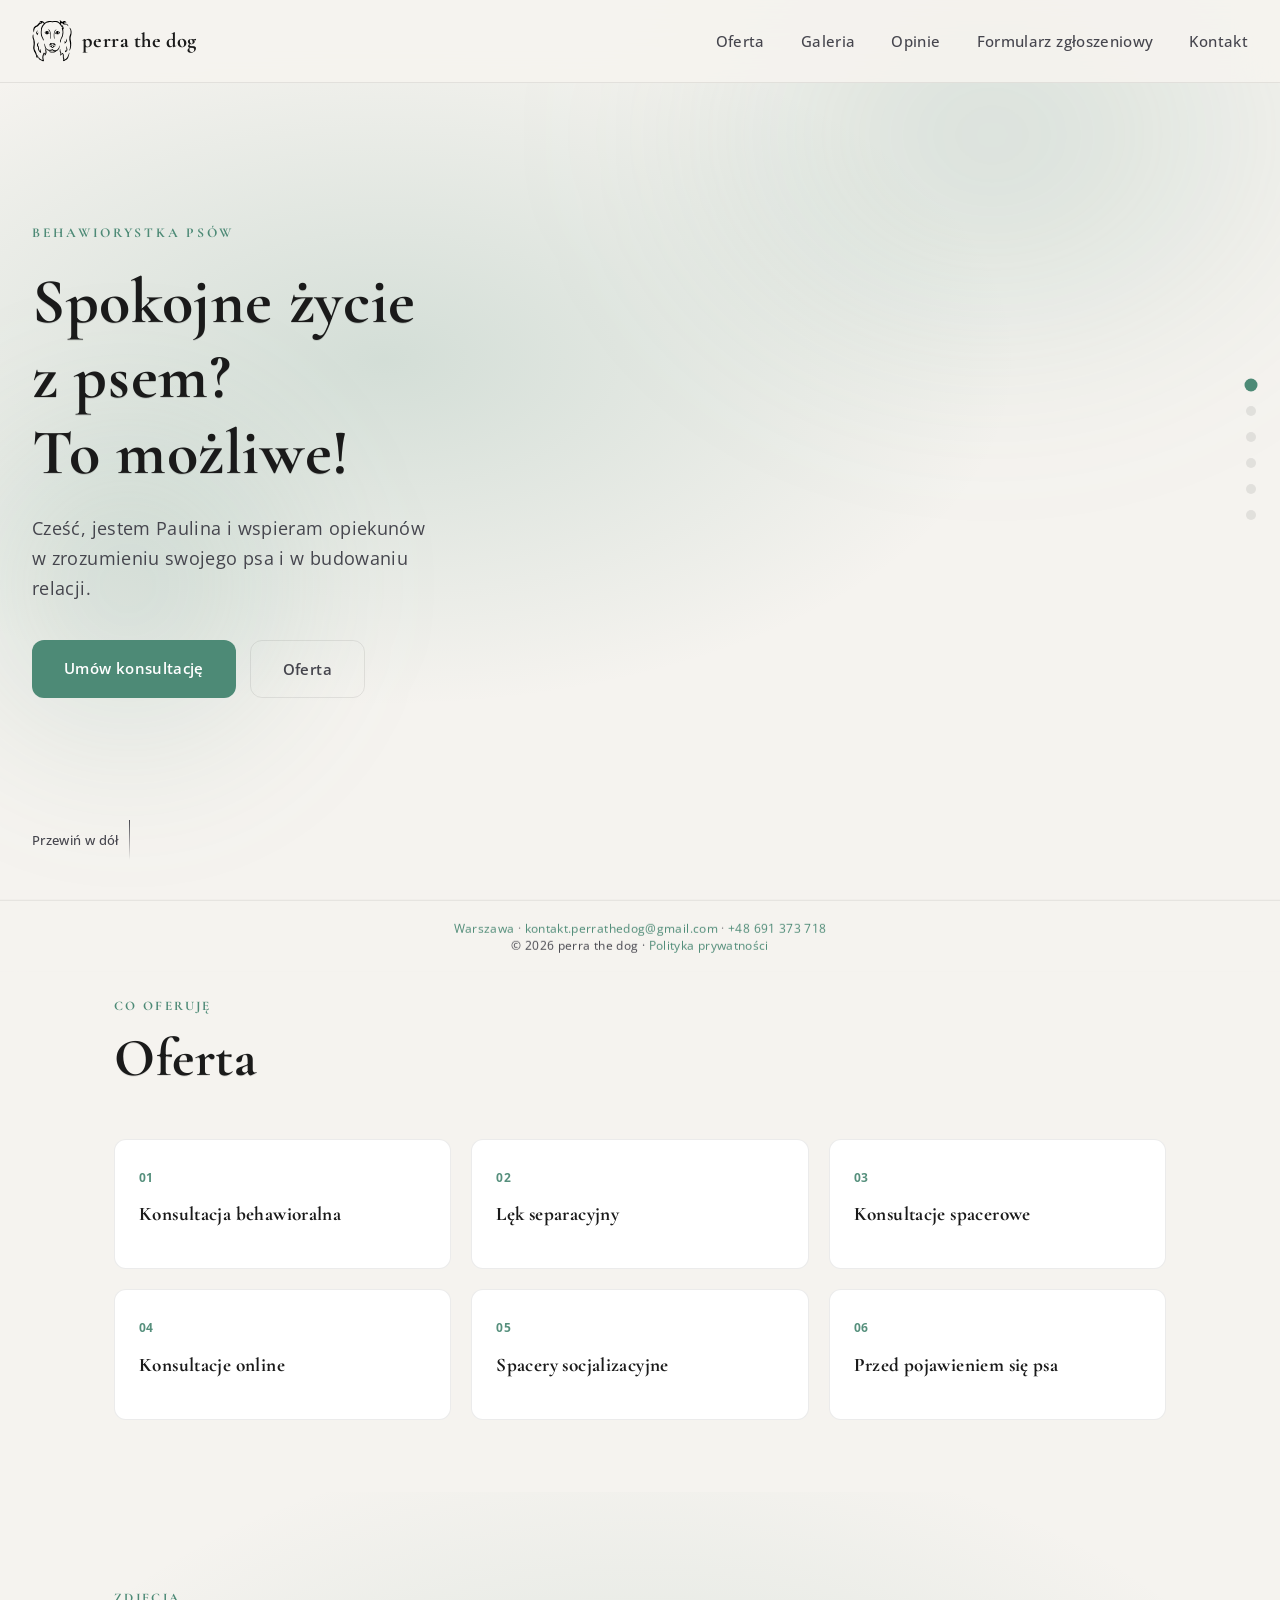
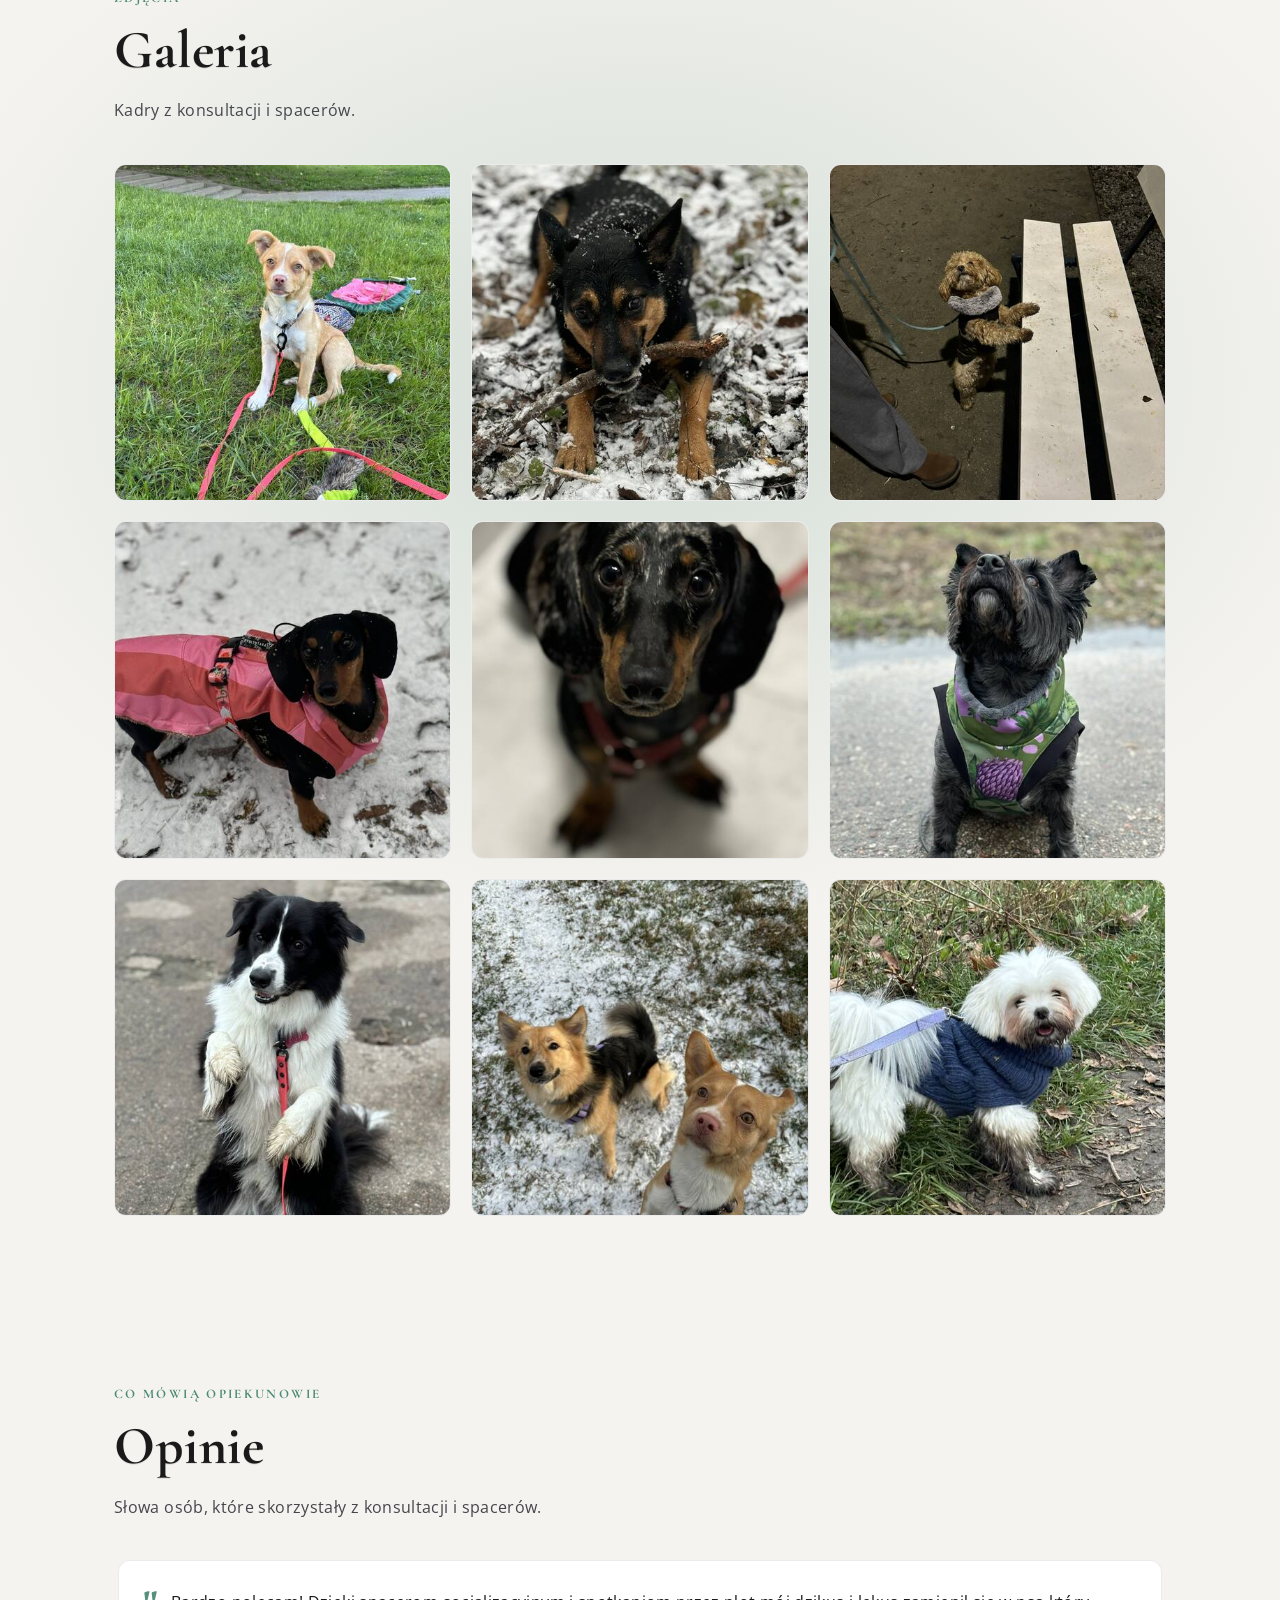
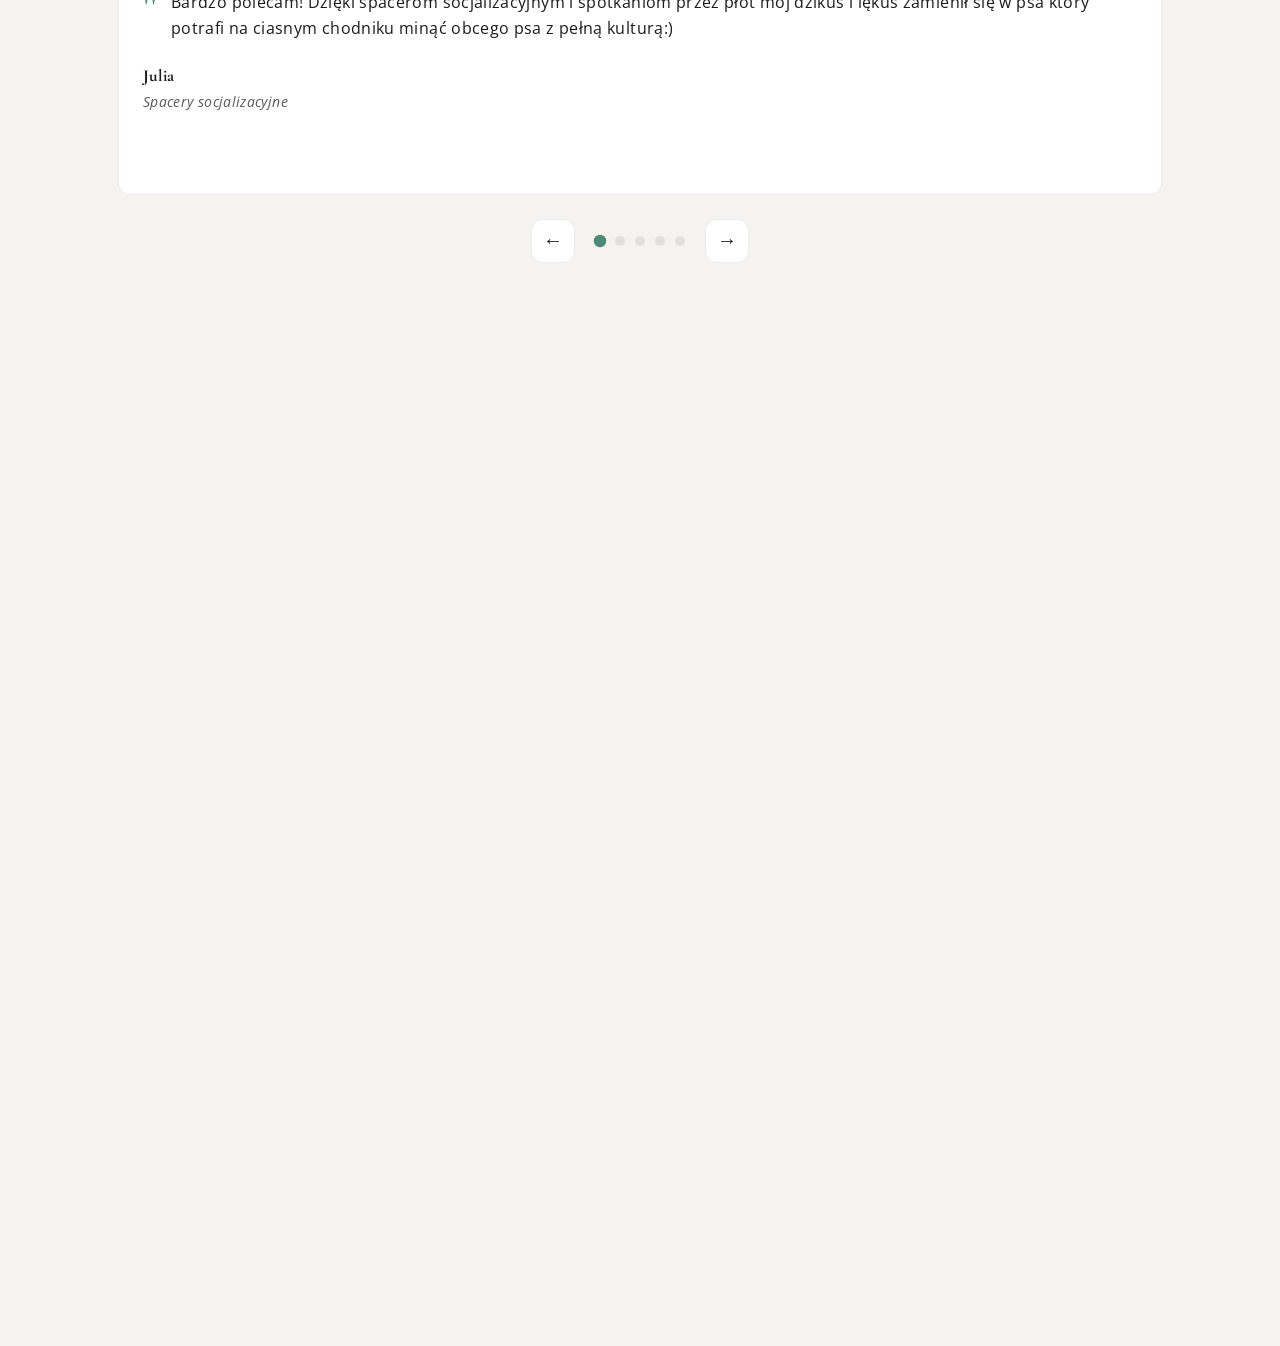
<file: index.html>
<!DOCTYPE html>
<html lang="pl">
<head>
  <meta charset="UTF-8">
  <meta name="viewport" content="width=device-width, initial-scale=1.0">
  <title>perra the dog | Behawiorystka psów</title>
  <meta name="description" content="Behawiorystka psów — konsultacje, wizyty w domu i spacery treningowe. Buduję relację między Tobą a psem bez przemocy, z szacunkiem i wiedzą.">
  <meta name="robots" content="index,follow">
  <link rel="canonical" href="/">
  <meta property="og:title" content="perra the dog | Behawiorystka psów">
  <meta property="og:description" content="Konsultacje behawioralne, wizyty w domu i spacery treningowe. Pomagam budować spokojną więź z psem.">
  <meta property="og:type" content="website">
  <meta property="og:url" content="https://perrathedog.pl/">
  <meta property="og:site_name" content="perra the dog">
  <meta property="og:locale" content="pl_PL">
  <meta property="og:image" content="/images/dog_pic_1.webp">
  <meta property="og:image:alt" content="perra the dog - konsultacje i spacery z psami">
  <meta name="twitter:card" content="summary_large_image">
  <meta name="twitter:title" content="perra the dog | Behawiorystka psów">
  <meta name="twitter:description" content="Konsultacje behawioralne, wizyty w domu i spacery treningowe. Pomagam budować spokojną więź z psem.">
  <meta name="twitter:image" content="/images/dog_pic_1.webp">
  <link rel="icon" href="favico2.svg" type="image/svg+xml">
  <script type="application/ld+json">
  {"@context":"https://schema.org","@type":"ProfessionalService","name":"perra the dog","url":"https://perrathedog.pl/","description":"Behawiorystka psów - konsultacje, wizyty w domu i spacery treningowe.","address":{"@type":"PostalAddress","addressLocality":"Warszawa"},"areaServed":"Warszawa","email":"kontakt.perrathedog@gmail.com","telephone":"+48691373718","sameAs":["https://www.instagram.com/perra_the_dog/","https://www.facebook.com/perrathedogtrenerka"]}
  </script>
  <link rel="preconnect" href="https://fonts.googleapis.com">
  <link rel="preconnect" href="https://fonts.gstatic.com" crossorigin>
  <!-- Krytyczny CSS inline — pierwsze malowanie bez blokujących żądań -->
  <style>
  :root{--bg:#f5f3ef;--bg-card:#fff;--border:rgba(0,0,0,.08);--text:#1a1a1a;--text-muted:#45454d;--accent:#4d8a76;--accent-hover:#3d7262;--accent-dim:rgba(77,138,118,.2);--accent-text:#1a1a1a;--font-heading:'Cormorant Garamond',Georgia,serif;--font-body:'Open Sans',system-ui,sans-serif;--ease:cubic-bezier(.4,0,.2,1);--radius:12px}
  *,*::before,*::after{box-sizing:border-box}
  html{scroll-behavior:smooth}
  .skip-link{position:absolute;top:-100px;left:24px;z-index:200;padding:12px 20px;background:var(--accent);color:var(--accent-text);font-weight:600;font-size:.9rem;text-decoration:none;border-radius:var(--radius)}
  .skip-link:focus{top:24px;outline:2px solid var(--accent);outline-offset:2px}
  body{margin:0;font-family:var(--font-body);font-size:18px;line-height:1.62;color:var(--text);background:var(--bg);-webkit-font-smoothing:antialiased}
  .wrap{max-width:1100px;margin:0 auto;padding:0 24px}
  .nav{position:fixed;top:0;left:0;right:0;z-index:100;display:flex;align-items:center;justify-content:space-between;padding:20px 32px;background:rgba(245,243,239,.9);backdrop-filter:blur(20px);border-bottom:1px solid var(--border)}
  .logo{display:inline-flex;align-items:center;gap:10px;font-family:var(--font-heading);font-weight:800;font-size:1.28rem;color:var(--text);text-decoration:none}
  .logo-img{height:42px;width:auto;display:block}
  .logo-text{display:inline-flex;align-items:baseline;gap:.24em}
  .logo-text span{color:var(--text)}
  .nav-right{display:flex;align-items:center;gap:28px}
  .nav-links{display:flex;gap:36px;list-style:none;margin:0;padding:0}
  .nav-links a{color:var(--text-muted);text-decoration:none;font-weight:500;font-size:.95rem}
  .nav-toggle{display:none;flex-direction:column;gap:5px;background:0;border:0;cursor:pointer;padding:8px}
  .nav-toggle span{width:22px;height:2px;background:var(--text);border-radius:1px}
  .panel{display:flex;flex-direction:column;padding:96px 0 72px}
  .hero{position:relative;min-height:100vh;min-height:100svh;justify-content:center;padding-top:100px;padding-bottom:80px}
  .hero-bg{position:absolute;inset:0;pointer-events:none;overflow:hidden}
  .hero-inner{position:relative;z-index:1;padding:0 32px;max-width:640px}
  .hero-label{font-family:var(--font-heading);font-size:.85rem;font-weight:700;letter-spacing:.2em;text-transform:uppercase;color:var(--accent);margin:0 0 20px}
  .hero-title{font-family:var(--font-heading);font-size:clamp(2.6rem,6vw,4rem);font-weight:800;line-height:1.18;margin:0 0 24px;color:var(--text)}
  .hero-desc{font-size:1.1rem;color:var(--text-muted);max-width:440px;margin:0 0 36px;line-height:1.7}
  .hero-cta{display:flex;flex-wrap:wrap;gap:14px}
  .btn{display:inline-block;padding:16px 32px;font-family:var(--font-body);font-size:.95rem;font-weight:600;text-decoration:none;border-radius:var(--radius)}
  .btn-primary{background:var(--accent);color:#fff}
  .btn-ghost{background:0;color:var(--text-muted);border:1px solid var(--border)}
  @media(min-width:769px){.section{justify-content:flex-start}}
  @media(min-width:769px) and (max-height:760px){.hero{padding-top:90px;padding-bottom:52px}.hero-inner{max-width:560px}.hero-label{margin-bottom:14px}.hero-title{font-size:clamp(2.35rem,5vw,3.35rem);margin-bottom:16px}.hero-desc{font-size:1rem;margin-bottom:24px;line-height:1.6}.hero-cta .btn{padding:14px 26px}.scroll-hint{bottom:22px}}
  @media(max-width:940px){.nav-toggle{display:flex}.nav-right{position:fixed;top:60px;left:0;right:0;flex-direction:column;padding:24px;background:var(--bg);border-bottom:1px solid var(--border);transform:translateY(-120%);opacity:0;visibility:hidden;transition:transform .3s,opacity .3s,visibility .3s}.nav-right.open{transform:translateY(0);opacity:1;visibility:visible}.nav-links{flex-direction:column;gap:12px}}
  @media(max-width:768px){.panel{padding:88px 0 40px}.hero{min-height:auto;padding-top:104px;padding-bottom:36px}.hero-cta{flex-direction:column;gap:12px}.hero-cta .btn{width:100%;text-align:center}}
  </style>
  <!-- Pełny CSS i fonty ładowane asynchronicznie (nie blokują renderowania) -->
  <link rel="preload" href="styles.css" as="style" onload="this.onload=null;this.rel='stylesheet'">
  <noscript><link rel="stylesheet" href="styles.css"></noscript>
  <script>
  (function(){
    var l=document.createElement('link');
    l.rel='stylesheet';
    l.href='https://fonts.googleapis.com/css2?family=Cormorant+Garamond:ital,wght@0,400;0,500;0,600;0,700;1,500&family=Open+Sans:ital,wght@0,400;0,500;0,600;0,700&display=swap';
    l.crossOrigin='anonymous';
    l.media='print';
    l.onload=function(){this.media='all'};
    document.head.appendChild(l);
  })();
  </script>
</head>
<body>
  <a href="#main" class="skip-link">Przejdź do treści</a>
  <nav class="nav">
    <a href="#" class="logo"><img src="images/logo.svg" alt="perra the dog" class="logo-img"><span class="logo-text"><span>perra</span><span>the dog</span></span></a>
    <div class="nav-right">
      <ul id="nav-links" class="nav-links"><!-- wypełniane z config.json --></ul>
    </div>
    <button class="nav-toggle" aria-label="Menu"><span></span><span></span><span></span></button>
  </nav>

  <nav id="dots" class="dots" aria-hidden="true"><!-- wypełniane z config.json --></nav>

  <main id="main" class="onepage">
    <section id="hero" class="panel hero">
      <div class="hero-bg">
        <div class="hero-gradient"></div>
        <div class="hero-glow"></div>
        <div class="hero-grid"></div>
      </div>
      <div class="hero-inner">
        <p class="hero-label">Behawiorystka psów</p>
        <h1 class="hero-title">Spokojne życie z&nbsp;psem?<br>To możliwe!</h1>
        <p class="hero-desc">Cześć, jestem Paulina i wspieram opiekunów w zrozumieniu swojego psa i w budowaniu relacji.</p>
        <div class="hero-cta">
          <a href="https://docs.google.com/forms/d/e/1FAIpQLSeBlmSgW0-hdwdbopPXT_53mEr9x1yb5A2fLIOyeW7F5iZQrQ/viewform?usp=sharing" class="btn btn-primary">Umów konsultację</a>
          <a href="#oferta" class="btn btn-ghost">Oferta</a>
        </div>
      </div>
      <a href="#oferta" class="scroll-hint" aria-label="Przewiń do sekcji Oferta">
        <span class="scroll-hint-text">Przewiń w dół</span>
        <div class="scroll-line"></div>
        <span class="scroll-hint-arrow" aria-hidden="true">↓</span>
      </a>
    </section>

    <section id="oferta" class="panel section">
      <div class="wrap">
        <p class="label">Co oferuję</p>
        <h2 class="title">Oferta</h2>
        <div id="services-grid" class="services-grid" data-json="services.json">
          <!-- Karty usług ładowane z services.json -->
        </div>
      </div>
    </section>

    <section id="galeria" class="panel section section-tint">
      <div class="wrap">
        <p class="label">Zdjęcia</p>
        <h2 class="title">Galeria</h2>
        <p class="intro">Kadry z konsultacji i spacerów.</p>
        <div id="gallery-grid" class="gallery-grid" data-json="gallery.json">
          <!-- Zdjęcia ładowane z gallery.json -->
        </div>
      </div>
    </section>

    <section id="opinie" class="panel section">
      <div class="wrap">
        <p class="label">Co mówią opiekunowie</p>
        <h2 class="title">Opinie</h2>
        <p class="intro">Słowa osób, które skorzystały z konsultacji i spacerów.</p>
        <div class="testimonials-slider">
          <div class="testimonials-track-wrap">
            <div id="testimonials-track" class="testimonials-track" data-json="testimonials.json"><!-- slajdy wstawiane z JS --></div>
          </div>
          <div class="testimonials-nav">
            <button type="button" class="testimonials-prev" aria-label="Poprzednia opinia">←</button>
            <div id="testimonials-dots" class="testimonials-dots" aria-hidden="true"></div>
            <button type="button" class="testimonials-next" aria-label="Następna opinia">→</button>
          </div>
        </div>
      </div>
    </section>

    <section id="formularz-zgloszeniowy" class="panel section section-tint">
      <div class="wrap">
        <p class="label">Zapisz się</p>
        <h2 class="title">Formularz zgłoszeniowy</h2>
        <p class="intro">Wypełnij formularz — odpowiem najszybciej jak to możliwe.</p>
        <div id="forms-container" class="forms-grid"><!-- wypełniane z config.json --></div>
      </div>
    </section>

    <section id="kontakt" class="panel section">
      <div class="wrap">
        <p class="label">Bądźmy w kontakcie</p>
        <h2 class="title">Kontakt</h2>
        <p class="intro"></p>
        <div id="contact-info" class="contact-info contact-info--with-icon"><!-- Warszawa (z pinezką), email, telefon z config.json --></div>
        <div id="socials-container" class="socials"><!-- Instagram, Facebook z config.json --></div>
        <p class="contact-legal"><a href="polityka-prywatnosci.html" class="footer-legal-link">Polityka prywatności</a></p>
      </div>
    </section>
  </main>

  <footer id="minimal-footer" class="footer footer--minimal">
    <div class="footer-inner wrap">
      <p id="footer-contact-info" class="footer-contact-info"><!-- Warszawa, email, telefon z config.json --></p>
      <p class="footer-copy">© <span id="year"></span> perra the dog <span class="contact-info-sep">·</span> <a href="polityka-prywatnosci.html" class="footer-legal-link">Polityka prywatności</a></p>
    </div>
  </footer>

  <div id="gallery-lightbox" class="gallery-lightbox" aria-hidden="true">
    <button type="button" id="gallery-lightbox-close" class="gallery-lightbox-close" aria-label="Zamknij podgląd">×</button>
    <img id="gallery-lightbox-image" class="gallery-lightbox-image" alt="">
  </div>

  <a href="#" id="back-to-top" class="back-to-top" aria-label="Przewiń do góry">
    <svg class="back-to-top-icon" viewBox="0 0 24 24" fill="none" stroke="currentColor" stroke-width="2.5" stroke-linecap="round" stroke-linejoin="round" aria-hidden="true"><path d="M18 15l-6-6-6 6"/></svg>
  </a>

  <script>
    document.getElementById('year').textContent = new Date().getFullYear();

    function escapeHtml(text) {
      var div = document.createElement('div');
      div.textContent = text;
      return div.innerHTML;
    }

    function applyConfig(cfg) {
      var sections = (cfg.sections || []).filter(function(s) { return s.visible !== false; }).sort(function(a, b) { return (a.order || 0) - (b.order || 0); });
      var main = document.getElementById('main');
      if (main) {
        var panels = [].slice.call(main.querySelectorAll('.panel'));
        var byId = {};
        panels.forEach(function(p) { byId[p.id] = p; });
        sections.forEach(function(s) {
          var el = byId[s.id];
          if (el) { el.style.display = ''; main.appendChild(el); }
        });
        panels.forEach(function(p) {
          if (sections.every(function(s) { return s.id !== p.id; })) p.style.display = 'none';
        });
      }

      /* Tytuły i opisy sekcji z config (sectionLabel, title, intro) */
      var allSections = cfg.sections || [];
      allSections.forEach(function(s) {
        var panel = document.getElementById(s.id);
        if (!panel) return;
        var sectionLabel = s.sectionLabel != null ? s.sectionLabel : s.label;
        var title = s.title != null ? s.title : s.label;
        var intro = s.intro != null ? s.intro : (s.description != null ? s.description : '');
        if (s.id === 'hero') {
          var hl = panel.querySelector('.hero-label');
          var ht = panel.querySelector('.hero-title');
          var hd = panel.querySelector('.hero-desc');
          if (hl && sectionLabel !== undefined) hl.textContent = sectionLabel || '';
          if (ht && title !== undefined) {
            if (String(title).indexOf('\n') !== -1) ht.innerHTML = escapeHtml(title).replace(/\n/g, '<br>');
            else ht.textContent = title || '';
          }
          if (hd) { hd.textContent = intro || ''; hd.style.display = intro ? '' : 'none'; }
        } else {
          var labelEl = panel.querySelector('.wrap .label');
          var titleEl = panel.querySelector('.wrap .title');
          var introEl = panel.querySelector('.wrap .intro');
          if (labelEl && sectionLabel !== undefined) labelEl.textContent = sectionLabel || '';
          if (titleEl && title !== undefined) titleEl.textContent = title || '';
          if (introEl) { introEl.textContent = intro || ''; introEl.style.display = intro ? '' : 'none'; }
        }
      });

      var navLinks = document.getElementById('nav-links');
      if (navLinks) {
        navLinks.innerHTML = '';
        sections.forEach(function(s) {
          if (s.id === 'hero') return;
          var li = document.createElement('li');
          var a = document.createElement('a');
          a.href = '#' + s.id;
          a.textContent = s.label || s.id;
          li.appendChild(a);
          navLinks.appendChild(li);
        });
      }

      var dotsNav = document.getElementById('dots');
      if (dotsNav) {
        dotsNav.innerHTML = '';
        sections.forEach(function(s, i) {
          var a = document.createElement('a');
          a.href = s.id === 'hero' ? '#' : '#' + s.id;
          a.className = 'dot' + (i === 0 ? ' active' : '');
          a.setAttribute('data-section', s.id);
          a.setAttribute('aria-label', s.label || s.id);
          dotsNav.appendChild(a);
        });
      }

      var formsContainer = document.getElementById('forms-container');
      if (formsContainer && cfg.forms && cfg.forms.length) {
        formsContainer.innerHTML = '';
        cfg.forms.forEach(function(f) {
          var card = document.createElement('a');
          card.href = f.url || '#';
          card.target = '_blank';
          card.rel = 'noopener noreferrer';
          card.className = 'form-card';
          card.innerHTML = '<span class="form-card-title">' + escapeHtml(f.title || '') + '</span><span class="form-card-desc">' + escapeHtml(f.description || '') + '</span><span class="form-card-arrow">→</span>';
          formsContainer.appendChild(card);
        });
      }

      var socialsContainer = document.getElementById('socials-container');
      if (socialsContainer && (cfg.socials || []).length) {
        var igPath = "M12 2.163c3.204 0 3.584.012 4.85.07 3.252.148 4.771 1.691 4.919 4.919.058 1.265.069 1.645.069 4.849 0 3.205-.012 3.584-.069 4.849-.149 3.225-1.664 4.771-4.919 4.919-1.266.058-1.644.07-4.85.07-3.204 0-3.584-.012-4.849-.07-3.26-.149-4.771-1.699-4.919-4.92-.058-1.265-.07-1.644-.07-4.849 0-3.204.013-3.583.07-4.849.149-3.227 1.664-4.771 4.919-4.919 1.266-.057 1.645-.069 4.849-.069zm0-2.163c-3.259 0-3.667.014-4.947.072-4.358.2-6.78 2.618-6.98 6.98-.059 1.281-.073 1.689-.073 4.948 0 3.259.014 3.668.072 4.948.2 4.358 2.618 6.78 6.98 6.98 1.281.058 1.689.072 4.948.072 3.259 0 3.668-.014 4.948-.072 4.354-.2 6.782-2.618 6.979-6.98.059-1.28.073-1.689.073-4.948 0-3.259-.014-3.667-.072-4.947-.196-4.354-2.617-6.78-6.979-6.98-1.281-.059-1.69-.073-4.949-.073zm0 5.838c-3.403 0-6.162 2.759-6.162 6.162s2.759 6.163 6.162 6.163 6.162-2.759 6.162-6.163c0-3.403-2.759-6.162-6.162-6.162zm0 10.162c-2.209 0-4-1.79-4-4 0-2.209 1.791-4 4-4s4 1.791 4 4c0 2.21-1.791 4-4 4zm6.406-11.845c-.796 0-1.441.645-1.441 1.44s.645 1.44 1.441 1.44c.795 0 1.439-.645 1.439-1.44s-.644-1.44-1.439-1.44z";
        var fbPath = "M24 12.073c0-6.627-5.373-12-12-12s-12 5.373-12 12c0 5.99 4.388 10.954 10.125 11.854v-8.385H7.078v-3.47h3.047V9.43c0-3.007 1.792-4.669 4.533-4.669 1.312 0 2.686.235 2.686.235v2.953H15.83c-1.491 0-1.956.925-1.956 1.874v2.25h3.328l-.532 3.47h-2.796v8.385C19.612 23.027 24 18.062 24 12.073z";
        socialsContainer.innerHTML = '';
        cfg.socials.forEach(function(s) {
          var a = document.createElement('a');
          a.href = s.url || '#';
          a.target = '_blank';
          a.rel = 'noopener noreferrer';
          a.className = 'social';
          a.setAttribute('aria-label', s.name || '');
          a.innerHTML = '<svg viewBox="0 0 24 24" fill="currentColor"><path d="' + (s.icon === 'instagram' ? igPath : fbPath) + '"/></svg><span>' + escapeHtml(s.name || '') + '</span>';
          socialsContainer.appendChild(a);
        });
      }

      var f = cfg.footer || {};
      var contactParts = [];
      var footerParts = [];
      var pinSvg = '<svg class="contact-info-icon" viewBox="0 0 24 24" fill="currentColor" aria-hidden="true"><path d="M12 2C8.13 2 5 5.13 5 9c0 5.25 7 13 7 13s7-7.75 7-13c0-3.87-3.13-7-7-7zm0 9.5c-1.38 0-2.5-1.12-2.5-2.5s1.12-2.5 2.5-2.5 2.5 1.12 2.5 2.5-1.12 2.5-2.5 2.5z"/></svg>';
      var emailSvg = '<svg class="contact-info-icon" viewBox="0 0 24 24" fill="currentColor" aria-hidden="true"><path d="M20 4H4c-1.1 0-1.99.9-1.99 2L2 18c0 1.1.9 2 2 2h16c1.1 0 2-.9 2-2V6c0-1.1-.9-2-2-2zm0 4l-8 5-8-5V6l8 5 8-5v2z"/></svg>';
      var phoneSvg = '<svg class="contact-info-icon" viewBox="0 0 24 24" fill="currentColor" aria-hidden="true"><path d="M6.62 10.79c1.44 2.83 3.76 5.14 6.59 6.59l2.2-2.2c.27-.27.67-.36 1.02-.24 1.12.37 2.33.57 3.57.57.55 0 1 .45 1 1V20c0 .55-.45 1-1 1-9.39 0-17-7.61-17-17 0-.55.45-1 1-1h3.5c.55 0 1 .45 1 1 0 1.25.2 2.45.57 3.57.11.35.03.74-.25 1.02l-2.2 2.2z"/></svg>';
      if (f.city) {
        var locHref = (f.mapUrl && f.mapUrl.trim()) ? f.mapUrl : ('https://www.google.com/maps/search/?api=1&query=' + encodeURIComponent(f.city));
        if (locHref.indexOf('http') !== 0) locHref = 'https://' + locHref;
        contactParts.push('<a href="' + locHref + '" target="_blank" rel="noopener noreferrer" class="contact-info-link contact-info-link--with-icon">' + pinSvg + escapeHtml(f.city) + '</a>');
        footerParts.push('<a href="' + locHref + '" target="_blank" rel="noopener noreferrer" class="contact-info-link">' + escapeHtml(f.city) + '</a>');
      }
      if (f.email) {
        contactParts.push('<a href="mailto:' + escapeHtml(f.email) + '" class="contact-info-link contact-info-link--with-icon">' + emailSvg + escapeHtml(f.email) + '</a>');
        footerParts.push('<a href="mailto:' + escapeHtml(f.email) + '" class="contact-info-link">' + escapeHtml(f.email) + '</a>');
      }
      if (f.phoneHref || f.phoneDisplay) {
        var phoneNum = (f.phoneHref || f.phoneDisplay || '').replace(/\s/g, '');
        contactParts.push('<a href="tel:' + escapeHtml(phoneNum) + '" class="contact-info-link contact-info-link--with-icon">' + phoneSvg + escapeHtml(f.phoneDisplay || f.phoneHref || '') + '</a>');
        footerParts.push('<a href="tel:' + escapeHtml(phoneNum) + '" class="contact-info-link">' + escapeHtml(f.phoneDisplay || f.phoneHref || '') + '</a>');
      }
      var contactHtml = contactParts.length ? contactParts.join(' ') : '';
      var footerContactHtml = footerParts.length ? footerParts.join('<span class="contact-info-sep"> · </span>') : '';
      var contactInfo = document.getElementById('contact-info');
      if (contactInfo) contactInfo.innerHTML = contactHtml ? '<p class="contact-info-text">' + contactHtml + '</p>' : '';
      var footerContactInfo = document.getElementById('footer-contact-info');
      if (footerContactInfo) footerContactInfo.innerHTML = footerContactHtml;

      var canonicalUrl = (cfg.canonicalUrl && String(cfg.canonicalUrl).trim()) ? String(cfg.canonicalUrl).trim() : '';
      if (canonicalUrl) {
        if (canonicalUrl.indexOf('http') !== 0 && canonicalUrl.indexOf('/') !== 0) canonicalUrl = 'https://' + canonicalUrl;
        var existingCanonical = document.querySelector('link[rel="canonical"]');
        if (existingCanonical) existingCanonical.remove();
        var linkCanonical = document.createElement('link');
        linkCanonical.rel = 'canonical';
        linkCanonical.href = canonicalUrl;
        document.head.appendChild(linkCanonical);
      }

      var existingSchema = document.getElementById('schema-local-business');
      if (existingSchema) existingSchema.remove();
      var f = cfg.footer || {};
      var schema = {
        '@context': 'https://schema.org',
        '@type': 'ProfessionalService',
        name: 'perra the dog',
        description: 'Behawiorystka psów — konsultacje, wizyty w domu i spacery treningowe. Buduję relację między Tobą a psem bez przemocy, z szacunkiem i wiedzą.',
        url: typeof location !== 'undefined' ? location.href : ''
      };
      if (f.email) schema.email = f.email;
      if (f.phoneHref || f.phoneDisplay) schema.telephone = (f.phoneHref || f.phoneDisplay || '').replace(/\s/g, '');
      if (f.city) {
        schema.address = { '@type': 'PostalAddress', addressLocality: f.city };
        schema.areaServed = f.city;
      }
      var scriptSchema = document.createElement('script');
      scriptSchema.id = 'schema-local-business';
      scriptSchema.type = 'application/ld+json';
      scriptSchema.textContent = JSON.stringify(schema);
      document.head.appendChild(scriptSchema);

      updateDots();
    }

    function fetchJson(url) {
      return fetch(url).then(function(r) { return r.ok ? r.json() : Promise.reject(r); });
    }

    var servicesGrid = document.getElementById('services-grid');
    var servicesJsonUrl = (servicesGrid && servicesGrid.getAttribute('data-json')) || 'services.json';
    var servicesDataPromise = fetchJson(servicesJsonUrl).catch(function() { return null; });

    fetch('config.json')
      .then(function(r) { return r.ok ? r.json() : Promise.reject(r); })
      .then(function(cfg) {
        applyConfig(cfg);
        loadData(servicesDataPromise);
      })
      .catch(function(err) {
        console.error('Nie udalo sie zaladowac config.json', err);
      });

    function loadData(servicesPromise) {
      var container = document.getElementById('services-grid');
      var jsonUrl = (container && container.getAttribute('data-json')) || 'services.json';
      function renderService(item, index) {
        var num = item.num != null ? String(item.num) : String(index + 1).padStart(2, '0');
        var card = document.createElement('article');
        card.className = 'card';
        card.innerHTML = '<span class="card-num">' + num + '</span><h3>' + escapeHtml(item.title || '') + '</h3><p>' + escapeHtml(item.description || item.desc || '') + '</p>';
        return card;
      }
      function renderServices(data) {
        var list = Array.isArray(data) ? data : (data && (data.services || data.items || []));
        if (!list || !list.length) {
          container.innerHTML = '<p class="services-fallback">Brak danych. Dodaj plik services.json.</p>';
          return;
        }
        container.innerHTML = '';
        list.forEach(function(item, i) { container.appendChild(renderService(item, i)); });
      }
      if (container) {
        (servicesPromise || fetchJson(jsonUrl))
          .then(function(data) {
            if (!data) throw new Error('no services data');
            renderServices(data);
          })
          .catch(function() { container.innerHTML = '<p class="services-fallback">Brak danych. Dodaj plik services.json.</p>'; });
      }

      var galleryEl = document.getElementById('gallery-grid');
      var gallerySection = document.getElementById('galeria');
      var lightboxEl = document.getElementById('gallery-lightbox');
      var lightboxImg = document.getElementById('gallery-lightbox-image');
      var lightboxClose = document.getElementById('gallery-lightbox-close');
      var galleryJsonUrl = (galleryEl && galleryEl.getAttribute('data-json')) || 'gallery.json';
      var galleryLoaded = false;
      function openLightbox(src, alt) {
        if (!lightboxEl || !lightboxImg) return;
        lightboxImg.src = src;
        lightboxImg.alt = alt || '';
        lightboxEl.classList.add('open');
        lightboxEl.setAttribute('aria-hidden', 'false');
        document.body.classList.add('no-scroll');
      }
      function closeLightbox() {
        if (!lightboxEl || !lightboxImg) return;
        lightboxEl.classList.remove('open');
        lightboxEl.setAttribute('aria-hidden', 'true');
        lightboxImg.src = '';
        lightboxImg.alt = '';
        document.body.classList.remove('no-scroll');
      }
      if (lightboxClose) lightboxClose.addEventListener('click', closeLightbox);
      if (lightboxEl) {
        lightboxEl.addEventListener('click', function(e) {
          if (e.target === lightboxEl) closeLightbox();
        });
      }
      document.addEventListener('keydown', function(e) {
        if (e.key === 'Escape' && lightboxEl && lightboxEl.classList.contains('open')) closeLightbox();
      });
      function getResponsiveGalleryImage(src) {
        if (!src || /^https?:\/\//i.test(src) || src.indexOf('data:') === 0) return null;
        var match = src.match(/^(.*)\.(webp|jpe?g|png)$/i);
        if (!match) return null;
        return {
          thumb: match[1] + '-480.jpg',
          srcset: match[1] + '-480.jpg 480w, ' + match[1] + '-960.jpg 960w',
          sizes: '(max-width: 500px) calc(100vw - 48px), (max-width: 900px) calc(50vw - 34px), 335px'
        };
      }
      function renderPhoto(item) {
        var src = typeof item === 'string' ? item : (item.src || '');
        var alt = (typeof item === 'object' && item && item.alt) ? item.alt : '';
        var responsiveImage = getResponsiveGalleryImage(src);
        var box = document.createElement('div');
        box.className = 'photo-box';
        box.setAttribute('role', 'button');
        box.setAttribute('tabindex', '0');
        box.setAttribute('aria-label', alt ? ('Powiększ zdjęcie: ' + alt) : 'Powiększ zdjęcie');
        var img = document.createElement('img');
        img.src = responsiveImage ? responsiveImage.thumb : src;
        if (responsiveImage) {
          img.srcset = responsiveImage.srcset;
          img.sizes = responsiveImage.sizes;
          img.setAttribute('data-fallback-src', src);
        }
        img.alt = alt;
        img.loading = 'lazy';
        img.decoding = 'async';
        img.onerror = function() {
          var fallbackSrc = this.getAttribute('data-fallback-src');
          if (fallbackSrc) {
            this.removeAttribute('data-fallback-src');
            this.removeAttribute('srcset');
            this.removeAttribute('sizes');
            this.src = fallbackSrc;
            return;
          }
          this.style.display = 'none';
          this.parentElement.classList.add('photo-box--error');
        };
        box.appendChild(img);
        box.addEventListener('click', function() { openLightbox(src, alt); });
        box.addEventListener('keydown', function(e) {
          if (e.key === 'Enter' || e.key === ' ') {
            e.preventDefault();
            openLightbox(src, alt);
          }
        });
        if (alt) { var cap = document.createElement('span'); cap.className = 'photo-box-caption'; cap.textContent = alt; box.appendChild(cap); }
        return box;
      }
      function loadGallery() {
        if (!galleryEl || galleryLoaded) return;
        galleryLoaded = true;
        fetchJson(galleryJsonUrl).then(function(data) {
          var list = Array.isArray(data) ? data : (data.images || data.photos || data.items || []);
          galleryEl.innerHTML = '';
          list.forEach(function(item) { galleryEl.appendChild(renderPhoto(item)); });
        }).catch(function() { galleryEl.innerHTML = '<p class="services-fallback">Brak danych. Dodaj plik gallery.json.</p>'; });
      }
      if (galleryEl && gallerySection) {
        if ('IntersectionObserver' in window) {
          var galleryObserver = new IntersectionObserver(function(entries) {
            entries.forEach(function(entry) {
              if (!entry.isIntersecting) return;
              loadGallery();
              galleryObserver.disconnect();
            });
          }, { rootMargin: '300px 0px' });
          galleryObserver.observe(gallerySection);
        } else {
          loadGallery();
        }
      }

      var testimonialsTrack = document.getElementById('testimonials-track');
      var testimonialsSection = document.getElementById('opinie');
      var testimonialsJsonUrl = (testimonialsTrack && testimonialsTrack.getAttribute('data-json')) || 'testimonials.json';
      var testimonialsLoaded = false;
      function renderTestimonialSlide(item) {
        var slide = document.createElement('div');
        slide.className = 'testimonial-slide';
        var card = document.createElement('blockquote');
        card.className = 'testimonial-card';
        card.innerHTML = '<p class="testimonial-quote">' + escapeHtml(item.quote || '') + '</p><footer class="testimonial-meta"><strong class="testimonial-author">' + escapeHtml(item.author || '') + '</strong>' + (item.context ? '<span class="testimonial-context">' + escapeHtml(item.context) + '</span>' : '') + '</footer>';
        slide.appendChild(card);
        return slide;
      }
      function initTestimonialsSlider(track) {
        var slides = track.querySelectorAll('.testimonial-slide');
        var n = slides.length;
        if (n === 0) return;
        var wrap = track.parentElement;
        var prevBtn = document.querySelector('.testimonials-prev');
        var nextBtn = document.querySelector('.testimonials-next');
        var dotsEl = document.getElementById('testimonials-dots');
        var idx = 0;
        var touchStartX = 0;
        var touchStartY = 0;
        var SWIPE_MIN = 50;

        function goTo(i) {
          idx = Math.max(0, Math.min(i, n - 1));
          track.style.transform = 'translateX(-' + idx * 100 + '%)';
          if (dotsEl) {
            var dots = dotsEl.querySelectorAll('button');
            dots.forEach(function(d, k) { d.classList.toggle('active', k === idx); d.setAttribute('aria-current', k === idx ? 'true' : 'false'); });
          }
        }

        function applyDrag(px) {
          track.style.transition = 'none';
          track.style.transform = 'translateX(calc(-' + idx * 100 + '% + ' + px + 'px))';
        }

        function endDrag() {
          track.style.transition = '';
        }

        if (wrap && n > 1) {
          wrap.addEventListener('touchstart', function(e) {
            if (e.touches.length !== 1) return;
            touchStartX = e.touches[0].clientX;
            touchStartY = e.touches[0].clientY;
          }, { passive: true });
          wrap.addEventListener('touchmove', function(e) {
            if (e.touches.length !== 1) return;
            var x = e.touches[0].clientX;
            var y = e.touches[0].clientY;
            var dx = x - touchStartX;
            var dy = y - touchStartY;
            var slideWidth = wrap.offsetWidth;
            var maxDrag = slideWidth * 0.4;
            var clamped = dx;
            if (idx === 0 && dx > 0) clamped = dx * 0.3;
            else if (idx === n - 1 && dx < 0) clamped = dx * 0.3;
            else if (dx > maxDrag) clamped = maxDrag;
            else if (dx < -maxDrag) clamped = -maxDrag;
            else clamped = dx;
            applyDrag(clamped);
          }, { passive: true });
          wrap.addEventListener('touchend', function(e) {
            var endX = e.changedTouches && e.changedTouches[0] ? e.changedTouches[0].clientX : touchStartX;
            var endY = e.changedTouches && e.changedTouches[0] ? e.changedTouches[0].clientY : touchStartY;
            var dx = endX - touchStartX;
            var dy = endY - touchStartY;
            endDrag();
            if (Math.abs(dx) > SWIPE_MIN && Math.abs(dx) > Math.abs(dy)) {
              if (dx < 0) goTo(idx + 1);
              else goTo(idx - 1);
            } else {
              goTo(idx);
            }
          }, { passive: true });
        }

        if (dotsEl && n > 1) {
          dotsEl.innerHTML = '';
          for (var d = 0; d < n; d++) {
            var btn = document.createElement('button');
            btn.type = 'button';
            btn.className = 'testimonials-dot' + (d === 0 ? ' active' : '');
            btn.setAttribute('aria-label', 'Opinia ' + (d + 1));
            btn.setAttribute('aria-current', d === 0 ? 'true' : 'false');
            (function(k) { btn.addEventListener('click', function() { goTo(k); }); })(d);
            dotsEl.appendChild(btn);
          }
        }
        if (prevBtn) prevBtn.addEventListener('click', function() { goTo(idx - 1); });
        if (nextBtn) nextBtn.addEventListener('click', function() { goTo(idx + 1); });
        goTo(0);
      }
      function loadTestimonials() {
        if (!testimonialsTrack || testimonialsLoaded) return;
        testimonialsLoaded = true;
        fetch(testimonialsJsonUrl).then(function(r) { return r.ok ? r.json() : Promise.reject(r); }).then(function(data) {
          var list = Array.isArray(data) ? data : (data.testimonials || data.items || []);
          testimonialsTrack.innerHTML = '';
          list.forEach(function(item) { testimonialsTrack.appendChild(renderTestimonialSlide(item)); });
          initTestimonialsSlider(testimonialsTrack);
        }).catch(function() { testimonialsTrack.innerHTML = '<p class="services-fallback">Brak danych. Dodaj plik testimonials.json.</p>'; });
      }
      if (testimonialsTrack && testimonialsSection) {
        if ('IntersectionObserver' in window) {
          var testimonialsObserver = new IntersectionObserver(function(entries) {
            entries.forEach(function(entry) {
              if (!entry.isIntersecting) return;
              loadTestimonials();
              testimonialsObserver.disconnect();
            });
          }, { rootMargin: '300px 0px' });
          testimonialsObserver.observe(testimonialsSection);
        } else {
          loadTestimonials();
        }
      }
    }

    document.querySelector('.nav-toggle').addEventListener('click', function() {
      var right = document.querySelector('.nav-right');
      if (right) right.classList.toggle('open');
      this.classList.toggle('open');
    });
    document.getElementById('nav-links').addEventListener('click', function(e) {
      if (e.target.tagName === 'A') {
        var right = document.querySelector('.nav-right');
        var toggle = document.querySelector('.nav-toggle');
        if (right) right.classList.remove('open');
        if (toggle) toggle.classList.remove('open');
      }
    });

    function updateDots() {
      var panels = document.querySelectorAll('.panel');
      var dots = document.querySelectorAll('.dot');
      if (!panels.length || !dots.length) return;
      var vh = window.innerHeight;
      var scroll = window.scrollY;
      var current = 'hero';
      var nearPageEnd = window.innerHeight + window.scrollY >= document.documentElement.scrollHeight - 40;
      if (nearPageEnd) {
        current = panels[panels.length - 1].id || current;
      } else {
      panels.forEach(function(p) {
        var top = p.offsetTop;
        if (scroll >= top - vh * 0.4) current = p.id || current;
      });
      }
      dots.forEach(function(d) {
        var href = d.getAttribute('href');
        var isActive = href === '#' ? current === 'hero' : href.slice(1) === current;
        d.classList.toggle('active', isActive);
      });
    }
    function updateMinimalFooterVisibility() {
      var minimalFooter = document.getElementById('minimal-footer');
      var kontaktPanel = document.getElementById('kontakt');
      if (!minimalFooter) return;
      var showFooter = window.scrollY > 60;
      if (kontaktPanel) {
        var kontaktRect = kontaktPanel.getBoundingClientRect();
        var kontaktVisible = kontaktRect.top < window.innerHeight && kontaktRect.bottom > 0;
        var nearPageEnd = window.innerHeight + window.scrollY >= document.documentElement.scrollHeight - 40;
        if (kontaktVisible || nearPageEnd) showFooter = false;
      }
      minimalFooter.classList.toggle('visible', showFooter);
    }
    var scrollTick = false;
    function onScroll() {
      if (scrollTick) return;
      scrollTick = true;
      requestAnimationFrame(function() {
        updateDots();
        updateMinimalFooterVisibility();
        scrollTick = false;
      });
    }
    window.addEventListener('scroll', onScroll, { passive: true });
    window.addEventListener('load', function() {
      updateDots();
      updateMinimalFooterVisibility();
    });

    var backToTop = document.getElementById('back-to-top');
    if (backToTop) {
      function toggleBackToTop() {
        backToTop.classList.toggle('visible', window.scrollY > 400);
      }
      window.addEventListener('scroll', toggleBackToTop, { passive: true });
      window.addEventListener('load', toggleBackToTop);
      backToTop.addEventListener('click', function(e) {
        e.preventDefault();
        document.getElementById('main').scrollIntoView({ behavior: 'smooth', block: 'start' });
      });
    }

    document.querySelectorAll('.panel').forEach(function(panel) {
      var observer = new IntersectionObserver(function(entries) {
        entries.forEach(function(e) { if (e.isIntersecting) e.target.classList.add('in'); });
      }, { threshold: 0.15 });
      observer.observe(panel);
    });

  </script>
</body>
</html>
</file>
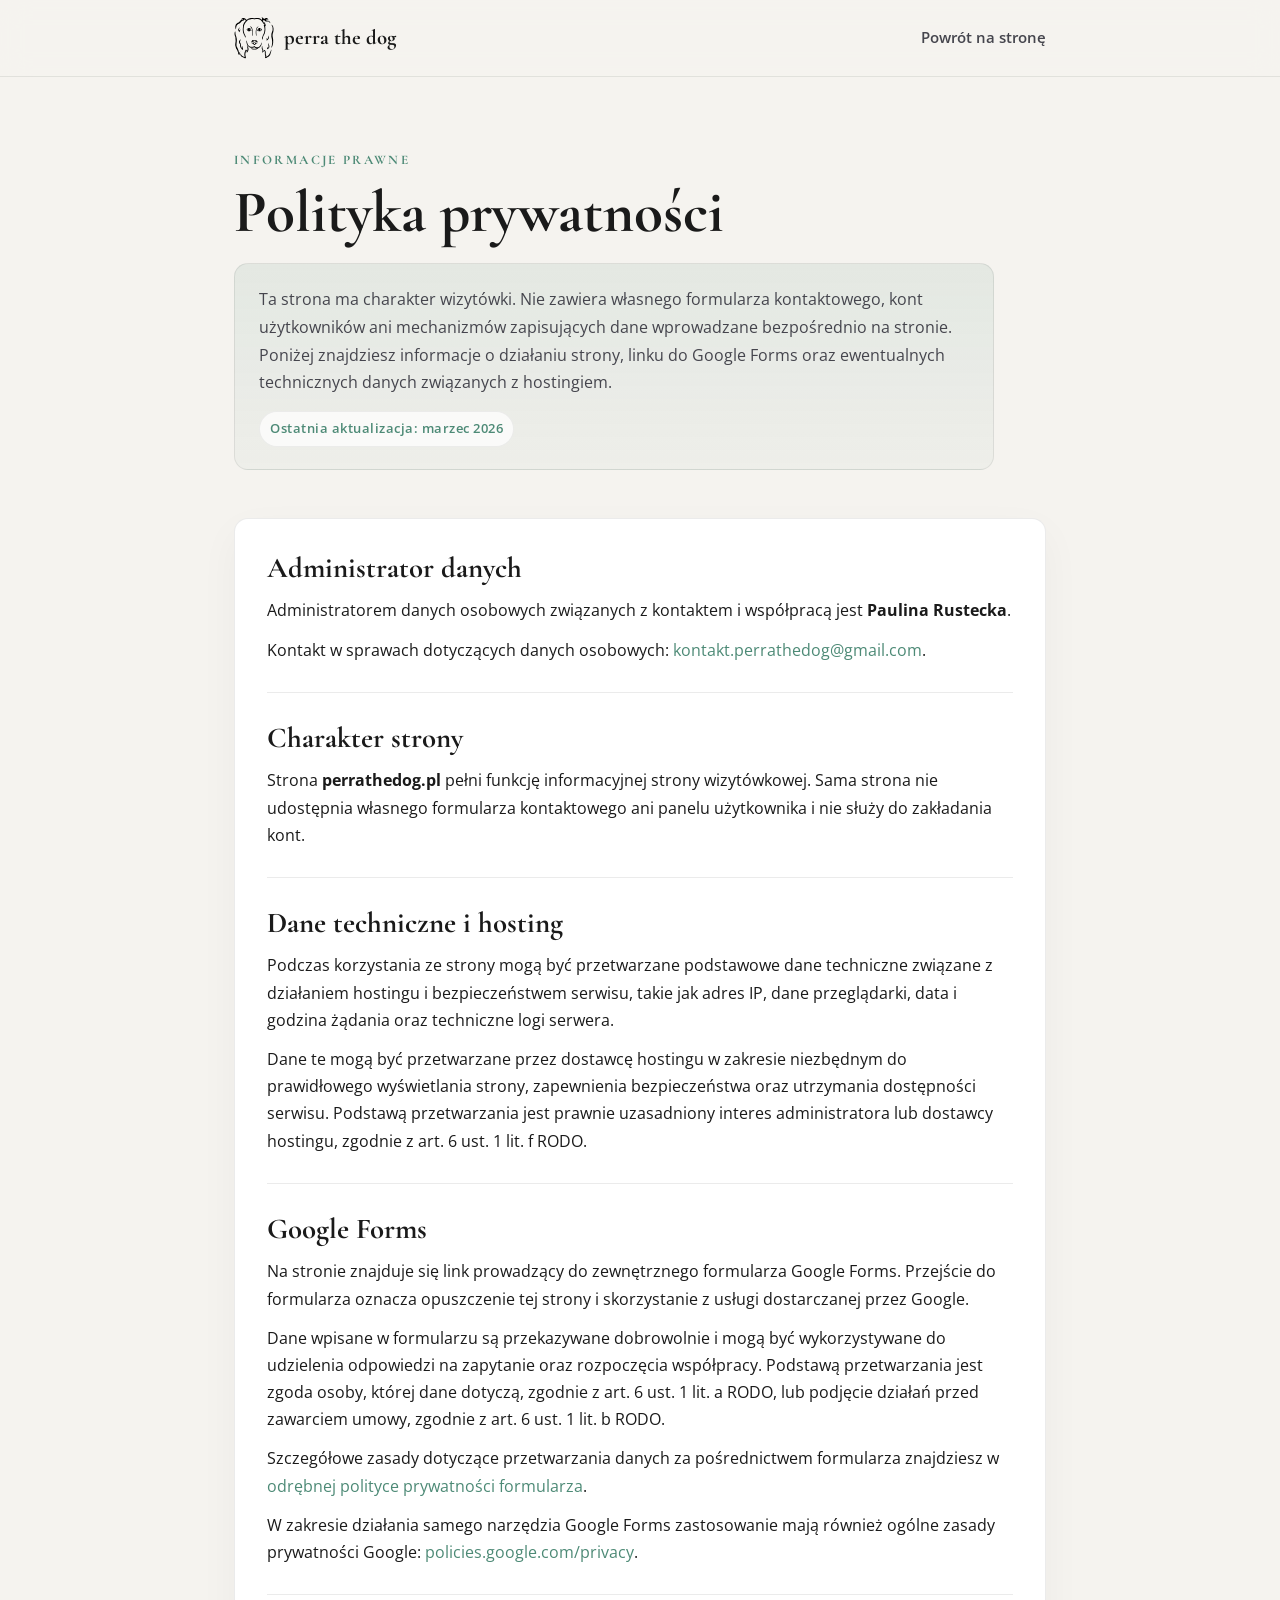
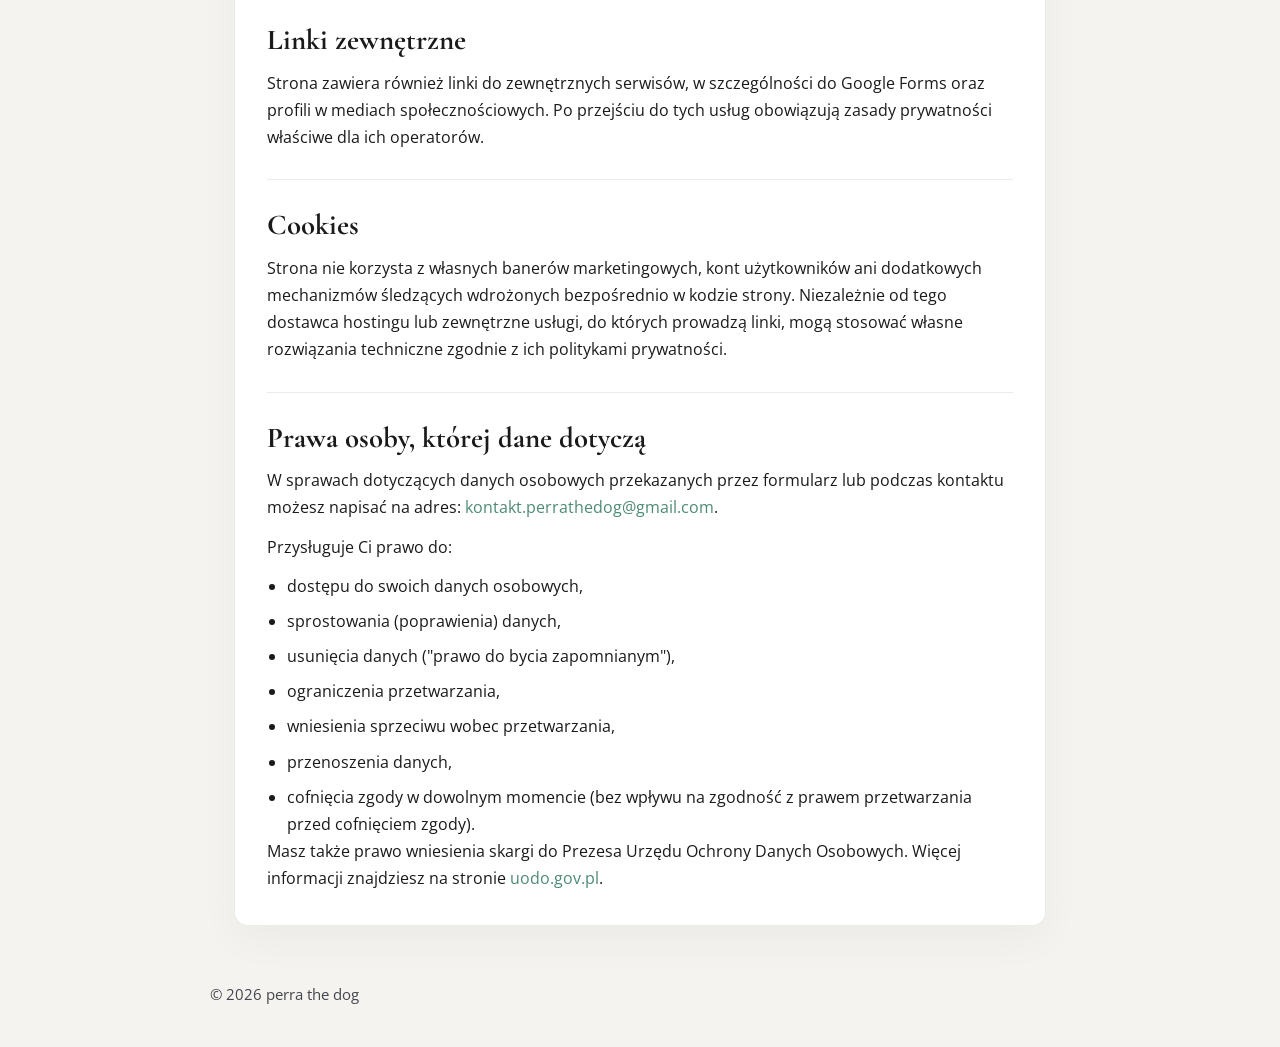
<file: polityka-prywatnosci.html>
<!DOCTYPE html>
<html lang="pl">
<head>
  <meta charset="UTF-8">
  <meta name="viewport" content="width=device-width, initial-scale=1.0">
  <title>Polityka prywatności | perra the dog</title>
  <meta name="description" content="Polityka prywatności strony perra the dog. Informacje o działaniu strony-wizytówki, zewnętrznym formularzu Google Forms oraz technicznych danych związanych z hostingiem.">
  <link rel="canonical" href="https://perrathedog.pl/polityka-prywatnosci.html">
  <link rel="icon" href="favico2.svg" type="image/svg+xml">
  <link rel="preconnect" href="https://fonts.googleapis.com">
  <link rel="preconnect" href="https://fonts.gstatic.com" crossorigin>
  <link rel="stylesheet" href="https://fonts.googleapis.com/css2?family=Cormorant+Garamond:wght@600;700&family=Open+Sans:wght@400;500;600&display=swap">
  <style>
    :root {
      --bg: #f5f3ef;
      --bg-card: #ffffff;
      --border: rgba(0, 0, 0, 0.08);
      --text: #1a1a1a;
      --text-muted: #45454d;
      --accent: #4d8a76;
      --accent-hover: #3d7262;
      --accent-dim: rgba(77, 138, 118, 0.12);
      --radius: 14px;
      --font-heading: "Cormorant Garamond", Georgia, serif;
      --font-body: "Open Sans", system-ui, sans-serif;
    }

    * { box-sizing: border-box; }
    body {
      margin: 0;
      background: var(--bg);
      color: var(--text);
      font-family: var(--font-body);
      line-height: 1.7;
      -webkit-font-smoothing: antialiased;
    }
    a {
      color: var(--accent);
      text-decoration: none;
    }
    a:hover { color: var(--accent-hover); }
    .wrap {
      width: 100%;
      max-width: 860px;
      margin: 0 auto;
      padding: 0 24px;
    }
    .topbar {
      position: sticky;
      top: 0;
      z-index: 10;
      border-bottom: 1px solid var(--border);
      background: rgba(245, 243, 239, 0.92);
      backdrop-filter: blur(14px);
    }
    .topbar-inner {
      display: flex;
      align-items: center;
      justify-content: space-between;
      gap: 20px;
      min-height: 76px;
    }
    .logo {
      display: inline-flex;
      align-items: center;
      gap: 10px;
      color: var(--text);
      text-decoration: none;
      font-family: var(--font-heading);
      font-size: 1.3rem;
      font-weight: 700;
    }
    .logo img {
      height: 42px;
      width: auto;
      display: block;
    }
    .back-link {
      font-size: 0.95rem;
      font-weight: 600;
      color: var(--text-muted);
    }
    .hero {
      padding: 72px 0 28px;
    }
    .eyebrow {
      margin: 0 0 10px;
      color: var(--accent);
      font-family: var(--font-heading);
      font-size: 0.82rem;
      font-weight: 700;
      letter-spacing: 0.18em;
      text-transform: uppercase;
    }
    h1 {
      margin: 0 0 18px;
      font-family: var(--font-heading);
      font-size: clamp(2.4rem, 6vw, 3.7rem);
      line-height: 1.08;
    }
    .intro {
      margin: 0;
      color: var(--text-muted);
      font-size: 1.02rem;
      line-height: 1.7;
    }
    .hero-summary {
      max-width: 760px;
      margin-top: 18px;
      padding: 22px 24px;
      background: linear-gradient(180deg, rgba(77, 138, 118, 0.1), rgba(77, 138, 118, 0.04));
      border: 1px solid var(--border);
      border-radius: var(--radius);
    }
    .meta {
      display: inline-flex;
      align-items: center;
      margin-top: 14px;
      padding: 6px 10px;
      color: var(--accent);
      font-size: 0.8rem;
      font-weight: 600;
      letter-spacing: 0.04em;
      background: rgba(255, 255, 255, 0.72);
      border: 1px solid rgba(0, 0, 0, 0.06);
      border-radius: 999px;
    }
    .policy-card {
      margin: 20px 0 56px;
      padding: 32px;
      background: var(--bg-card);
      border: 1px solid var(--border);
      border-radius: var(--radius);
      box-shadow: 0 14px 40px rgba(0, 0, 0, 0.04);
    }
    .policy-card section + section {
      margin-top: 28px;
      padding-top: 28px;
      border-top: 1px solid var(--border);
    }
    h2 {
      margin: 0 0 12px;
      font-family: var(--font-heading);
      font-size: 1.8rem;
      line-height: 1.2;
    }
    p {
      margin: 0 0 12px;
    }
    p:last-child {
      margin-bottom: 0;
    }
    ul {
      margin: 0;
      padding-left: 20px;
    }
    li + li {
      margin-top: 8px;
    }
    .footer {
      padding: 0 0 40px;
      color: var(--text-muted);
      font-size: 0.92rem;
    }
    @media (max-width: 640px) {
      .topbar-inner {
        min-height: 68px;
      }
      .logo {
        font-size: 1.15rem;
      }
      .logo img {
        height: 36px;
      }
      .hero {
        padding-top: 48px;
      }
      .hero-summary {
        padding: 18px 18px;
      }
      .policy-card {
        padding: 24px 20px;
      }
    }
  </style>
</head>
<body>
  <header class="topbar">
    <div class="wrap topbar-inner">
      <a href="index.html" class="logo">
        <img src="images/logo.svg" alt="perra the dog">
        <span>perra the dog</span>
      </a>
      <a href="index.html" class="back-link">Powrót na stronę</a>
    </div>
  </header>

  <main class="wrap">
    <div class="hero">
      <p class="eyebrow">Informacje prawne</p>
      <h1>Polityka prywatności</h1>
      <div class="hero-summary">
        <p class="intro">Ta strona ma charakter wizytówki. Nie zawiera własnego formularza kontaktowego, kont użytkowników ani mechanizmów zapisujących dane wprowadzane bezpośrednio na stronie. Poniżej znajdziesz informacje o działaniu strony, linku do Google Forms oraz ewentualnych technicznych danych związanych z hostingiem.</p>
        <p class="meta">Ostatnia aktualizacja: marzec 2026</p>
      </div>
    </div>

    <article class="policy-card">
      <section>
        <h2>Administrator danych</h2>
        <p>Administratorem danych osobowych związanych z kontaktem i współpracą jest <strong>Paulina Rustecka</strong>.</p>
        <p>Kontakt w sprawach dotyczących danych osobowych: <a href="mailto:kontakt.perrathedog@gmail.com">kontakt.perrathedog@gmail.com</a>.</p>
      </section>

      <section>
        <h2>Charakter strony</h2>
        <p>Strona <strong>perrathedog.pl</strong> pełni funkcję informacyjnej strony wizytówkowej. Sama strona nie udostępnia własnego formularza kontaktowego ani panelu użytkownika i nie służy do zakładania kont.</p>
      </section>

      <section>
        <h2>Dane techniczne i hosting</h2>
        <p>Podczas korzystania ze strony mogą być przetwarzane podstawowe dane techniczne związane z działaniem hostingu i bezpieczeństwem serwisu, takie jak adres IP, dane przeglądarki, data i godzina żądania oraz techniczne logi serwera.</p>
        <p>Dane te mogą być przetwarzane przez dostawcę hostingu w zakresie niezbędnym do prawidłowego wyświetlania strony, zapewnienia bezpieczeństwa oraz utrzymania dostępności serwisu. Podstawą przetwarzania jest prawnie uzasadniony interes administratora lub dostawcy hostingu, zgodnie z art. 6 ust. 1 lit. f RODO.</p>
      </section>

      <section>
        <h2>Google Forms</h2>
        <p>Na stronie znajduje się link prowadzący do zewnętrznego formularza Google Forms. Przejście do formularza oznacza opuszczenie tej strony i skorzystanie z usługi dostarczanej przez Google.</p>
        <p>Dane wpisane w formularzu są przekazywane dobrowolnie i mogą być wykorzystywane do udzielenia odpowiedzi na zapytanie oraz rozpoczęcia współpracy. Podstawą przetwarzania jest zgoda osoby, której dane dotyczą, zgodnie z art. 6 ust. 1 lit. a RODO, lub podjęcie działań przed zawarciem umowy, zgodnie z art. 6 ust. 1 lit. b RODO.</p>
        <p>Szczegółowe zasady dotyczące przetwarzania danych za pośrednictwem formularza znajdziesz w <a href="https://docs.google.com/document/d/1S9LOWryEZmS8WajkFauX6Bxi-MWHjAnhbJNfjegnBD8/edit?tab=t.0" target="_blank" rel="noopener noreferrer">odrębnej polityce prywatności formularza</a>.</p>
        <p>W zakresie działania samego narzędzia Google Forms zastosowanie mają również ogólne zasady prywatności Google: <a href="https://policies.google.com/privacy" target="_blank" rel="noopener noreferrer">policies.google.com/privacy</a>.</p>
      </section>

      <section>
        <h2>Linki zewnętrzne</h2>
        <p>Strona zawiera również linki do zewnętrznych serwisów, w szczególności do Google Forms oraz profili w mediach społecznościowych. Po przejściu do tych usług obowiązują zasady prywatności właściwe dla ich operatorów.</p>
      </section>

      <section>
        <h2>Cookies</h2>
        <p>Strona nie korzysta z własnych banerów marketingowych, kont użytkowników ani dodatkowych mechanizmów śledzących wdrożonych bezpośrednio w kodzie strony. Niezależnie od tego dostawca hostingu lub zewnętrzne usługi, do których prowadzą linki, mogą stosować własne rozwiązania techniczne zgodnie z ich politykami prywatności.</p>
      </section>

      <section>
        <h2>Prawa osoby, której dane dotyczą</h2>
        <p>W sprawach dotyczących danych osobowych przekazanych przez formularz lub podczas kontaktu możesz napisać na adres: <a href="mailto:kontakt.perrathedog@gmail.com">kontakt.perrathedog@gmail.com</a>.</p>
        <p>Przysługuje Ci prawo do:</p>
        <ul>
          <li>dostępu do swoich danych osobowych,</li>
          <li>sprostowania (poprawienia) danych,</li>
          <li>usunięcia danych ("prawo do bycia zapomnianym"),</li>
          <li>ograniczenia przetwarzania,</li>
          <li>wniesienia sprzeciwu wobec przetwarzania,</li>
          <li>przenoszenia danych,</li>
          <li>cofnięcia zgody w dowolnym momencie (bez wpływu na zgodność z prawem przetwarzania przed cofnięciem zgody).</li>
        </ul>
        <p>Masz także prawo wniesienia skargi do Prezesa Urzędu Ochrony Danych Osobowych. Więcej informacji znajdziesz na stronie <a href="https://uodo.gov.pl" target="_blank" rel="noopener noreferrer">uodo.gov.pl</a>.</p>
      </section>
    </article>
  </main>

  <footer class="footer wrap">
    <p>© <span id="year"></span> perra the dog</p>
  </footer>

  <script>
    document.getElementById('year').textContent = new Date().getFullYear();
  </script>
</body>
</html>
</file>
<file: styles.css>
/* --- Modern one-pager (jasne, bezowe tło) --- */
/* Kolory z kontrastem ≥ 4.5:1 (WCAG AA) na tle --bg / --bg-card */
:root {
  --bg: #f5f3ef;
  --bg-card: #ffffff;
  --surface: #ebe8e3;
  --border: rgba(0, 0, 0, 0.08);
  --text: #1a1a1a;
  --text-muted: #45454d;
  --accent: #4d8a76;
  --accent-hover: #3d7262;
  --accent-dim: rgba(77, 138, 118, 0.2);
  --accent-text: #1a1a1a;
  --white: #ffffff;
  --font-heading: 'Cormorant Garamond', Georgia, 'Times New Roman', serif;
  --font-body: 'Open Sans', system-ui, -apple-system, BlinkMacSystemFont, sans-serif;
  --ease: cubic-bezier(0.4, 0, 0.2, 1);
  --radius: 12px;
}

*, *::before, *::after { box-sizing: border-box; }
html { scroll-behavior: smooth; }

.skip-link {
  position: absolute;
  top: -100px;
  left: 24px;
  z-index: 200;
  padding: 12px 20px;
  background: var(--accent);
  color: var(--accent-text);
  font-weight: 600;
  font-size: 0.9rem;
  text-decoration: none;
  border-radius: var(--radius);
  transition: top 0.2s var(--ease);
}
.skip-link:focus {
  top: 24px;
  outline: 2px solid var(--accent);
  outline-offset: 2px;
}

a:focus-visible,
button:focus-visible {
  outline: 2px solid var(--accent);
  outline-offset: 2px;
}
.dots .dot:focus-visible {
  outline: 2px solid var(--accent);
  outline-offset: 3px;
}

body {
  margin: 0;
  font-family: var(--font-body);
  font-size: 18px;
  line-height: 1.62;
  letter-spacing: 0.02em;
  color: var(--text);
  background: var(--bg);
  -webkit-font-smoothing: antialiased;
}

.wrap {
  width: 100%;
  max-width: 1100px;
  margin: 0 auto;
  padding: 0 24px;
}

/* --- Nav --- */
.nav {
  position: fixed;
  top: 0;
  left: 0;
  right: 0;
  z-index: 100;
  display: flex;
  align-items: center;
  justify-content: space-between;
  padding: 20px 32px;
  background: rgba(245, 243, 239, 0.9);
  backdrop-filter: blur(20px);
  border-bottom: 1px solid var(--border);
}
.logo {
  display: inline-flex;
  align-items: center;
  gap: 10px;
  font-family: var(--font-heading);
  font-weight: 800;
  font-size: 1.28rem;
  letter-spacing: 0.02em;
  color: var(--text);
  text-decoration: none;
  text-shadow: 0 0.3px 0 rgba(0, 0, 0, 0.15);
}
.logo-text {
  display: inline-flex;
  align-items: baseline;
  gap: 0.24em;
}
.logo,
.logo-text span { color: var(--text); }
.nav-right {
  display: flex;
  align-items: center;
  gap: 28px;
}
.nav-links {
  display: flex;
  gap: 36px;
  list-style: none;
  margin: 0;
  padding: 0;
}
.nav-links a {
  color: var(--text-muted);
  text-decoration: none;
  font-weight: 500;
  font-size: 0.95rem;
  transition: color 0.2s var(--ease);
}
.nav-links a:hover { color: var(--accent); }
.nav-toggle {
  display: none;
  flex-direction: column;
  gap: 5px;
  background: none;
  border: none;
  cursor: pointer;
  padding: 8px;
}
.nav-toggle span {
  width: 22px;
  height: 2px;
  background: var(--text);
  border-radius: 1px;
  transition: transform 0.3s, opacity 0.3s;
}
.nav-toggle.open span:nth-child(1) { transform: rotate(45deg) translate(5px, 5px); }
.nav-toggle.open span:nth-child(2) { opacity: 0; }
.nav-toggle.open span:nth-child(3) { transform: rotate(-45deg) translate(5px, -5px); }

@media (max-width: 940px) {
  .nav-toggle { display: flex; }
  .nav-right {
    position: fixed;
    top: 60px;
    left: 0;
    right: 0;
    flex-direction: column;
    align-items: stretch;
    gap: 16px;
    padding: 24px;
    background: var(--bg);
    border-bottom: 1px solid var(--border);
    transform: translateY(-120%);
    opacity: 0;
    visibility: hidden;
    transition: transform 0.3s, opacity 0.3s, visibility 0.3s;
  }
  .nav-right.open {
    transform: translateY(0);
    opacity: 1;
    visibility: visible;
  }
  .nav-links { flex-direction: column; gap: 12px; }
}

/* --- Dots (one-pager nav) --- */
.dots {
  position: fixed;
  right: 24px;
  top: 50%;
  transform: translateY(-50%);
  z-index: 50;
  display: flex;
  flex-direction: column;
  gap: 16px;
}
.dots .dot {
  width: 10px;
  height: 10px;
  border-radius: 50%;
  background: var(--border);
  transition: background 0.3s var(--ease), transform 0.3s var(--ease);
  text-indent: -9999px;
  display: block;
}
.dots .dot:hover { background: var(--text-muted); }
.dots .dot.active {
  background: var(--accent);
  transform: scale(1.3);
}
@media (max-width: 900px) { .dots { display: none; } }

/* --- Panels (one-pager sections) --- */
.onepage { display: block; }
.panel {
  display: flex;
  flex-direction: column;
  padding: 96px 0 72px;
  opacity: 0;
  transform: translateY(20px);
  transition: opacity 0.7s var(--ease), transform 0.7s var(--ease);
}
.panel.in {
  opacity: 1;
  transform: translateY(0);
}
@media (prefers-reduced-motion: reduce) {
  .panel { transition: opacity 0.4s ease; }
  .scroll-line { animation: none; opacity: 0.7; }
  .scroll-hint-arrow { animation: none; }
}

/* --- Back to top --- */
/* Przycisk „Do góry” — nad stopką (z-index wyższy niż footer), ikona strzałki */
.back-to-top {
  position: fixed;
  bottom: 58px;
  right: 28px;
  z-index: 80;
  width: 48px;
  height: 48px;
  display: flex;
  align-items: center;
  justify-content: center;
  background: var(--accent);
  color: var(--accent-text);
  text-decoration: none;
  border-radius: 50%;
  box-shadow: 0 4px 20px rgba(0, 0, 0, 0.12);
  opacity: 0;
  visibility: hidden;
  transform: translateY(12px);
  transition: opacity 0.3s var(--ease), transform 0.3s var(--ease), visibility 0.3s, background 0.2s var(--ease);
}
.back-to-top:hover {
  background: var(--accent-hover);
  color: var(--accent-text);
  transform: translateY(-2px);
}
.back-to-top.visible {
  opacity: 1;
  visibility: visible;
  transform: translateY(0);
}
.back-to-top.visible:hover {
  transform: translateY(-2px);
}
.back-to-top:focus-visible {
  outline: 2px solid var(--accent);
  outline-offset: 3px;
}
.back-to-top-icon {
  width: 24px;
  height: 24px;
  flex-shrink: 0;
}
@media (max-width: 900px) {
  .back-to-top {
    bottom: 64px;
    right: 20px;
    width: 44px;
    height: 44px;
  }
  .back-to-top-icon {
    width: 22px;
    height: 22px;
  }
}

/* --- Hero --- */
.hero {
  position: relative;
  min-height: 100vh;
  min-height: 100svh;
  justify-content: center;
  padding-top: 100px;
  padding-bottom: 80px;
}
.section {
  justify-content: flex-start;
}
/* Stagger wejścia elementów hero */
.hero .hero-label,
.hero .hero-title,
.hero .hero-desc,
.hero .hero-cta,
.hero .scroll-hint {
  opacity: 0;
  transform: translateY(16px);
  transition: opacity 0.55s var(--ease), transform 0.55s var(--ease);
}
.hero.in .hero-label { opacity: 1; transform: translateY(0); transition-delay: 0.08s; }
.hero.in .hero-title { opacity: 1; transform: translateY(0); transition-delay: 0.18s; }
.hero.in .hero-desc { opacity: 1; transform: translateY(0); transition-delay: 0.32s; }
.hero.in .hero-cta { opacity: 1; transform: translateY(0); transition-delay: 0.45s; }
.hero.in .scroll-hint { opacity: 1; transform: translateY(0); transition-delay: 0.6s; }
@media (max-width: 768px) {
  .panel {
    min-height: auto;
    padding: 88px 0 40px;
  }
  .hero {
    min-height: auto;
    padding-top: 104px;
    padding-bottom: 36px;
  }
  .hero .scroll-hint,
  .hero.in .scroll-hint {
    display: none;
  }
}
@media (prefers-reduced-motion: reduce) {
  .hero .hero-label, .hero .hero-title, .hero .hero-desc, .hero .hero-cta, .hero .scroll-hint {
    opacity: 1;
    transform: none;
    transition: none;
  }
}
.hero-bg {
  position: absolute;
  inset: 0;
  pointer-events: none;
  overflow: hidden;
}
.hero-gradient {
  position: absolute;
  top: -20%;
  right: -10%;
  width: 65%;
  height: 70%;
  background: radial-gradient(ellipse, var(--accent-dim) 0%, transparent 65%);
  filter: blur(80px);
}
.hero-glow {
  position: absolute;
  bottom: 10%;
  left: -15%;
  width: 50%;
  height: 50%;
  background: radial-gradient(circle, var(--accent-dim) 0%, transparent 60%);
  filter: blur(60px);
}
.hero-grid {
  position: absolute;
  inset: 0;
  background: radial-gradient(ellipse 90% 70% at 30% 40%, var(--accent-dim) 0%, transparent 55%);
}
.hero-inner { position: relative; z-index: 1; padding: 0 32px; max-width: 640px; }
@media (max-width: 768px) {
  .hero-cta {
    flex-direction: column;
    gap: 12px;
  }
  .hero-cta .btn {
    width: 100%;
    text-align: center;
  }
}
.hero-label {
  font-family: var(--font-heading);
  font-size: 0.85rem;
  font-weight: 700;
  letter-spacing: 0.2em;
  text-transform: uppercase;
  color: var(--accent);
  margin: 0 0 20px 0;
}
.hero-title {
  font-family: var(--font-heading);
  font-size: clamp(2.6rem, 6vw, 4rem);
  font-weight: 800;
  line-height: 1.18;
  letter-spacing: 0.01em;
  margin: 0 0 24px 0;
  color: var(--text);
  text-shadow: 0 0.5px 0 rgba(0, 0, 0, 0.12);
}
.hero-desc {
  font-size: 1.1rem;
  color: var(--text-muted);
  max-width: 440px;
  margin: 0 0 36px 0;
  line-height: 1.7;
}
.hero-cta { display: flex; flex-wrap: wrap; gap: 14px; }
.scroll-hint {
  position: absolute;
  bottom: 40px;
  left: 32px;
  display: flex;
  align-items: center;
  gap: 10px;
  color: var(--text-muted);
  font-size: 0.8rem;
  font-weight: 500;
  text-decoration: none;
  cursor: pointer;
  transition: color 0.2s var(--ease);
}
.scroll-hint:hover {
  color: var(--accent);
}
.scroll-hint:focus-visible {
  outline: 2px solid var(--accent);
  outline-offset: 4px;
}
.scroll-hint-arrow {
  display: none;
}
.scroll-line {
  width: 1px;
  height: 40px;
  background: linear-gradient(to bottom, var(--text-muted), transparent);
  animation: scrollPulse 2s ease-in-out infinite;
}
@keyframes scrollPulse {
  0%, 100% { opacity: 0.4; transform: scaleY(0.6); }
  50% { opacity: 1; transform: scaleY(1); }
}

@keyframes scrollPulseMobile {
  0%, 100% { transform: translateY(0); opacity: 0.5; }
  50% { transform: translateY(6px); opacity: 0.9; }
}
@keyframes scrollArrowBounce {
  0%, 100% { transform: translateY(0); }
  50% { transform: translateY(4px); }
}

/* --- Buttons --- */
.btn {
  display: inline-block;
  padding: 16px 32px;
  font-family: var(--font-body);
  font-size: 0.95rem;
  font-weight: 600;
  text-decoration: none;
  border-radius: var(--radius);
  transition: background 0.2s var(--ease), color 0.2s var(--ease), transform 0.2s var(--ease);
}
.btn-primary {
  background: var(--accent);
  color: #fff;
}
.btn-primary:hover {
  background: var(--accent-hover);
  color: #fff;
  transform: translateY(-2px);
}
.btn-ghost {
  background: transparent;
  color: var(--text-muted);
  border: 1px solid var(--border);
}
.btn-ghost:hover {
  color: var(--accent);
  border-color: var(--accent);
  transform: translateY(-2px);
}

@media (min-width: 769px) and (max-height: 760px) {
  .hero {
    padding-top: 90px;
    padding-bottom: 52px;
  }
  .hero-inner {
    max-width: 560px;
  }
  .hero-label {
    margin-bottom: 14px;
  }
  .hero-title {
    font-size: clamp(2.35rem, 5vw, 3.35rem);
    margin-bottom: 16px;
  }
  .hero-desc {
    font-size: 1rem;
    margin-bottom: 24px;
    line-height: 1.6;
  }
  .hero-cta .btn {
    padding: 14px 26px;
  }
  .scroll-hint {
    bottom: 22px;
  }
}

/* --- Section blocks: wszędzie jasne tło, rozróżnienie delikatnym akcentem --- */
.section {
  position: relative;
  background: var(--bg);
}
.section-tint::before {
  content: '';
  position: absolute;
  inset: 0;
  pointer-events: none;
  background: radial-gradient(ellipse 90% 60% at 50% 35%, var(--accent-dim) 0%, transparent 65%);
  opacity: 1;
}
.section-tint .wrap { position: relative; z-index: 1; }
.label {
  font-family: var(--font-heading);
  font-size: 0.82rem;
  font-weight: 700;
  letter-spacing: 0.18em;
  text-transform: uppercase;
  color: var(--accent);
  margin: 0 0 8px 0;
}
.title {
  font-family: var(--font-heading);
  font-size: clamp(2.25rem, 4.5vw, 3.35rem);
  font-weight: 800;
  letter-spacing: 0.01em;
  line-height: 1.22;
  margin: 0 0 48px 0;
  color: var(--text);
  text-shadow: 0 0.5px 0 rgba(0, 0, 0, 0.1);
}
.intro {
  color: var(--text-muted);
  max-width: 480px;
  margin: -32px 0 40px 0;
  font-size: 1rem;
  line-height: 1.6;
}

/* --- Services cards --- */
.services-grid {
  display: grid;
  grid-template-columns: repeat(3, 1fr);
  gap: 20px;
}
.card {
  background: var(--bg-card);
  border: 1px solid var(--border);
  border-radius: var(--radius);
  padding: 28px 24px;
  transition: border-color 0.3s var(--ease), transform 0.3s var(--ease);
}
.card:hover {
  border-color: rgba(0, 0, 0, 0.15);
  transform: translateY(-4px);
}
.card-num {
  font-size: 0.75rem;
  font-weight: 700;
  color: var(--accent);
  opacity: 0.95;
  margin-bottom: 12px;
  display: block;
}
.card h3 {
  font-family: var(--font-heading);
  font-size: 1.2rem;
  font-weight: 800;
  margin: 0 0 10px 0;
  color: var(--text);
  letter-spacing: 0.02em;
  text-shadow: 0 0.3px 0 rgba(0, 0, 0, 0.08);
}
.card p {
  font-size: 0.95rem;
  color: var(--text-muted);
  margin: 0;
  line-height: 1.6;
}

.services-fallback {
  grid-column: 1 / -1;
  padding: 24px;
  color: var(--text-muted);
  font-size: 0.95rem;
  border: 1px dashed var(--border);
  border-radius: var(--radius);
}
.services-fallback code { font-size: 0.9em; opacity: 0.9; }

/* --- Oferta (lista) --- */
.offer-list {
  margin: 8px 0 0 0;
  padding-left: 22px;
  max-width: 640px;
  display: grid;
  gap: 10px;
}
.offer-list li {
  color: var(--text);
  font-size: 1.03rem;
  line-height: 1.55;
  font-weight: 600;
}

/* --- Galeria (zdjęcia) --- */
.gallery-grid {
  display: grid;
  grid-template-columns: repeat(3, 1fr);
  gap: 20px;
}
.photo-box {
  position: relative;
  border-radius: var(--radius);
  overflow: hidden;
  border: 1px solid var(--border);
  background: var(--bg-card);
  aspect-ratio: 1 / 1;
  transition: border-color 0.3s var(--ease), transform 0.3s var(--ease);
  cursor: zoom-in;
}
.photo-box:hover {
  border-color: rgba(0, 0, 0, 0.12);
  transform: translateY(-4px);
}
.photo-box img {
  width: 100%;
  height: 100%;
  object-fit: cover;
  display: block;
}
.photo-box--error {
  min-height: 120px;
  background: rgba(0, 0, 0, 0.04);
}
.photo-box--error::after {
  content: '';
  position: absolute;
  inset: 0;
  background: url("data:image/svg+xml,%3Csvg xmlns='http://www.w3.org/2000/svg' width='48' height='48' viewBox='0 0 24 24' fill='none' stroke='%235c5c63' stroke-width='1.5' stroke-linecap='round'%3E%3Crect x='3' y='3' width='18' height='18' rx='2'/%3E%3Ccircle cx='8.5' cy='8.5' r='1.5'/%3E%3Cpath d='m21 15-5-5L5 21'/%3E%3C/svg%3E") center no-repeat;
  opacity: 0.5;
}
.photo-box-caption {
  position: absolute;
  bottom: 0;
  left: 0;
  right: 0;
  padding: 12px 14px;
  font-size: 0.85rem;
  color: var(--white);
  background: linear-gradient(to top, rgba(0,0,0,0.7), transparent);
  opacity: 0;
  transition: opacity 0.25s var(--ease);
}
.photo-box:hover .photo-box-caption { opacity: 1; }
.photo-box:focus-visible {
  outline: 2px solid var(--accent);
  outline-offset: 2px;
}

.gallery-lightbox {
  position: fixed;
  inset: 0;
  z-index: 220;
  background: rgba(0, 0, 0, 0.82);
  display: flex;
  align-items: center;
  justify-content: center;
  opacity: 0;
  pointer-events: none;
  transition: opacity 0.2s var(--ease);
  padding: 24px;
}
.gallery-lightbox.open {
  opacity: 1;
  pointer-events: auto;
}
.gallery-lightbox-image {
  max-width: min(1200px, 94vw);
  max-height: 90vh;
  width: auto;
  height: auto;
  border-radius: var(--radius);
  box-shadow: 0 10px 30px rgba(0, 0, 0, 0.45);
}
.gallery-lightbox-close {
  position: absolute;
  top: 20px;
  right: 20px;
  width: 42px;
  height: 42px;
  border: 0;
  border-radius: 999px;
  background: rgba(255, 255, 255, 0.15);
  color: #fff;
  font-size: 1.6rem;
  line-height: 1;
  cursor: pointer;
}
body.no-scroll {
  overflow: hidden;
}

@media (max-width: 900px) {
  .gallery-grid { grid-template-columns: repeat(2, 1fr); }
}
@media (max-width: 500px) {
  .gallery-grid { grid-template-columns: 1fr; }
}

/* --- Testimoniale (opinie) — slider --- */
.testimonials-slider {
  width: 100%;
  position: relative;
}
.testimonials-track-wrap {
  overflow: hidden;
  border-radius: var(--radius);
}
.testimonials-track {
  display: flex;
  transition: transform 0.45s var(--ease);
  will-change: transform;
}
.testimonial-slide {
  min-width: 100%;
  width: 100%;
  flex-shrink: 0;
  padding: 0 4px;
  box-sizing: border-box;
  min-height: 0;
}
.testimonial-card {
  margin: 0;
  padding: 28px 24px;
  background: var(--bg-card);
  border: 1px solid var(--border);
  border-radius: var(--radius);
  transition: border-color 0.3s var(--ease);
  height: 100%;
  box-sizing: border-box;
  min-width: 0;
  overflow-wrap: break-word;
  word-wrap: break-word;
  word-break: break-word;
}
.testimonial-card:hover {
  border-color: rgba(0, 0, 0, 0.15);
}
.testimonial-quote {
  font-size: 1rem;
  line-height: 1.65;
  color: var(--text);
  margin: 0 0 20px 0;
  position: relative;
  padding-left: 28px;
  overflow-wrap: break-word;
  word-wrap: break-word;
  word-break: break-word;
}
.testimonial-quote::before {
  content: '"';
  position: absolute;
  left: 0;
  top: -6px;
  font-size: 3rem;
  line-height: 1;
  color: var(--accent);
  opacity: 0.95;
  font-family: var(--font-heading);
  font-weight: 800;
}
.testimonial-meta {
  display: flex;
  flex-direction: column;
  gap: 2px;
  font-size: 0.9rem;
  color: var(--text-muted);
  border: none;
  padding: 0;
  margin: 0;
}
.testimonial-author {
  font-family: var(--font-heading);
  color: var(--text);
  font-weight: 700;
  font-size: 1.05rem;
}
.testimonial-context {
  font-size: 0.85rem;
  font-style: italic;
  opacity: 0.9;
}

.testimonials-nav {
  display: flex;
  align-items: center;
  justify-content: center;
  gap: 20px;
  margin-top: 24px;
}
.testimonials-prev,
.testimonials-next {
  width: 44px;
  height: 44px;
  display: flex;
  align-items: center;
  justify-content: center;
  background: var(--bg-card);
  border: 1px solid var(--border);
  border-radius: var(--radius);
  color: var(--text);
  font-size: 1.25rem;
  cursor: pointer;
  transition: background 0.2s var(--ease), border-color 0.2s var(--ease), color 0.2s var(--ease);
}
.testimonials-prev:hover,
.testimonials-next:hover {
  background: var(--accent-dim);
  border-color: var(--accent);
  color: var(--accent);
}
.testimonials-prev:focus-visible,
.testimonials-next:focus-visible {
  outline: 2px solid var(--accent);
  outline-offset: 2px;
}
.testimonials-dots {
  display: flex;
  gap: 10px;
  align-items: center;
}
.testimonials-dots .testimonials-dot {
  width: 10px;
  height: 10px;
  border-radius: 50%;
  border: none;
  padding: 0;
  background: var(--border);
  cursor: pointer;
  transition: background 0.25s var(--ease), transform 0.25s var(--ease);
}
.testimonials-dots .testimonials-dot:hover {
  background: var(--text-muted);
}
.testimonials-dots .testimonials-dot.active {
  background: var(--accent);
  transform: scale(1.25);
}

@media (prefers-reduced-motion: reduce) {
  .testimonials-track { transition: none; }
}

/* --- Testimoniale: mobile --- */
@media (max-width: 768px) {
  .testimonials-slider {
    margin: 0 -4px;
  }
  .testimonials-track-wrap {
    touch-action: pan-y pinch-zoom;
    margin: 0 -8px;
  }
  .testimonial-slide {
    padding: 0 8px;
  }
  .testimonial-card {
    padding: 24px 20px;
    min-height: 0;
    -webkit-font-smoothing: antialiased;
    -moz-osx-font-smoothing: grayscale;
    text-rendering: optimizeLegibility;
  }
  .testimonial-quote {
    font-size: 1.0625rem;
    line-height: 1.7;
    margin-bottom: 18px;
    padding-left: 24px;
  }
  .testimonial-quote::before {
    font-size: 2.5rem;
    top: -4px;
  }
  .testimonial-meta {
    font-size: 0.9rem;
  }
  .testimonial-author {
    font-size: 0.9375rem;
  }
  .testimonial-context {
    font-size: 0.8125rem;
  }
  .testimonials-nav {
    margin-top: 20px;
    gap: 16px;
    padding: 0 4px;
  }
  .testimonials-prev,
  .testimonials-next {
    width: 48px;
    height: 48px;
    font-size: 1.35rem;
    flex-shrink: 0;
  }
  .testimonials-dots .testimonials-dot {
    width: 12px;
    height: 12px;
  }
}

@media (max-width: 480px) {
  .testimonial-card {
    padding: 20px 16px;
  }
  .testimonial-quote {
    font-size: 1rem;
    padding-left: 20px;
  }
  .testimonial-quote::before {
    font-size: 2.2rem;
  }
}

/* Tekst w sliderze nie może wychodzić; ostry font na urządzeniach z transform */
.testimonials-track-wrap {
  -webkit-backface-visibility: hidden;
  backface-visibility: hidden;
}
.testimonial-card {
  -webkit-backface-visibility: hidden;
  backface-visibility: hidden;
}

@media (max-width: 1000px) {
  .services-grid { grid-template-columns: repeat(2, 1fr); }
}
@media (max-width: 560px) {
  .services-grid { grid-template-columns: 1fr; }
}

/* --- Form cards --- */
.forms-grid {
  display: grid;
  grid-template-columns: repeat(2, 1fr);
  gap: 20px;
}

/* Jeden box formularza — rozciągnięty na całą szerokość sekcji */
.forms-grid .form-card:only-child {
  grid-column: 1 / -1;
  min-height: 180px;
  padding: 32px 32px;
}

.form-card {
  display: flex;
  flex-direction: column;
  align-items: flex-start;
  justify-content: space-between;
  min-height: 140px;
  background: var(--bg-card);
  border: 1px solid var(--border);
  border-radius: var(--radius);
  padding: 28px 28px;
  text-decoration: none;
  color: var(--text);
  transition: border-color 0.3s var(--ease), background 0.3s var(--ease), transform 0.3s var(--ease);
}
.form-card:hover {
  border-color: var(--accent);
  background: var(--accent-dim);
  transform: translateY(-4px);
}
.form-card-title {
  font-family: var(--font-heading);
  font-weight: 800;
  font-size: 1.15rem;
  display: block;
  margin-bottom: 4px;
  letter-spacing: 0.02em;
  text-shadow: 0 0.3px 0 rgba(0, 0, 0, 0.08);
}
.form-card-desc {
  font-size: 0.95rem;
  color: var(--text-muted);
  line-height: 1.5;
}
.form-card-arrow {
  font-size: 1.25rem;
  color: var(--accent);
  margin-top: 12px;
  transition: transform 0.2s var(--ease);
}
.form-card:hover .form-card-arrow { transform: translateX(4px); }

@media (max-width: 600px) {
  .forms-grid { grid-template-columns: 1fr; }
}

/* --- Socials --- */
.socials {
  display: flex;
  flex-wrap: wrap;
  gap: 16px;
}
.social {
  display: inline-flex;
  align-items: center;
  gap: 12px;
  padding: 18px 28px;
  border-radius: var(--radius);
  text-decoration: none;
  font-weight: 600;
  font-size: 1rem;
  color: var(--text);
  background: var(--bg-card);
  border: 1px solid var(--border);
  transition: background 0.3s var(--ease), color 0.3s var(--ease), border-color 0.3s var(--ease), transform 0.3s var(--ease);
}
.social:hover { transform: translateY(-3px); }
.social svg { width: 22px; height: 22px; fill: currentColor; }
.social:first-child:hover {
  background: #e4405f;
  color: #fff;
  border-color: transparent;
}
.social:nth-child(2):hover {
  background: #1877f2;
  color: #fff;
  border-color: transparent;
}
.social--contact:hover {
  background: var(--accent);
  color: var(--accent-text);
  border-color: transparent;
}

/* W sekcji Kontakt przyciski social mniejsze, żeby pasowały do linii z ikonami */
#kontakt .socials {
  gap: 12px;
  margin-top: 32px;
}
#kontakt .social {
  padding: 12px 20px;
  font-size: 0.9rem;
  font-weight: 500;
  gap: 10px;
}
#kontakt .social svg {
  width: 18px;
  height: 18px;
}
.contact-legal {
  margin: 18px 0 0;
  font-size: 0.92rem;
  color: var(--text-muted);
}

/* --- Sekcja Kontakt (tekst z linkami) --- */
.contact-info {
  margin: 0;
}
.contact-info--with-icon {
  margin-bottom: 0;
}
.contact-info-text {
  margin: 0;
  font-size: 1.05rem;
  line-height: 1.8;
  color: var(--text);
}
.contact-info-link {
  color: var(--accent);
  text-decoration: none;
  border-bottom: 1px solid transparent;
  transition: border-color 0.2s var(--ease), color 0.2s var(--ease);
}
.contact-info-link:hover {
  border-bottom-color: var(--accent);
}
.contact-info-link--with-icon {
  display: inline-flex;
  align-items: center;
  gap: 6px;
}
.contact-info-icon {
  width: 1em;
  height: 1em;
  flex-shrink: 0;
  opacity: 0.9;
}
.contact-info-sep {
  color: var(--text-muted);
  font-weight: 400;
  pointer-events: none;
}
.contact-info--with-icon .contact-info-link--with-icon + .contact-info-link--with-icon {
  margin-left: 1em;
}

@media (max-width: 640px) {
  .contact-info--with-icon .contact-info-text .contact-info-link {
    display: flex;
    align-items: center;
    gap: 6px;
    margin-top: 0.5rem;
  }
  .contact-info--with-icon .contact-info-text .contact-info-link:first-child {
    margin-top: 0;
  }
  .contact-info--with-icon .contact-info-link--with-icon + .contact-info-link--with-icon {
    margin-left: 0;
  }
}

/* --- Minimalna stopka (pojawia się przy scrollu) --- */
.footer--minimal {
  position: fixed;
  bottom: 0;
  left: 0;
  right: 0;
  z-index: 70;
  padding: 6px 20px;
  border-top: 1px solid var(--border);
  background: rgba(245, 243, 239, 0.95);
  backdrop-filter: blur(12px);
  text-align: center;
  transform: translateY(100%);
  transition: transform 0.3s var(--ease);
}
.footer--minimal.visible {
  transform: translateY(0);
}
.footer--minimal .footer-inner {
  display: block;
  gap: 0;
}
.footer--minimal .footer-copy {
  margin: 0;
  font-size: 0.76rem;
  color: var(--text-muted);
  line-height: 1.35;
}
.footer-legal-link {
  color: var(--accent);
  text-decoration: none;
}
.footer-legal-link:hover {
  color: var(--accent-hover);
}
.footer--minimal .footer-contact-info {
  margin: 2px 0 0 0;
  font-size: 0.76rem;
  color: var(--text-muted);
  line-height: 1.35;
}
.footer--minimal .footer-contact-info .contact-info-link {
  color: var(--accent);
}
.footer--minimal .footer-contact-info .contact-info-sep {
  color: var(--text-muted);
  opacity: 0.7;
}
.footer {
  padding: 18px;
  border-top: 1px solid var(--border);
  text-align: center;
}
.footer-inner {
  display: flex;
  flex-direction: column;
  align-items: center;
  gap: 10px;
}
.footer-copy {
  margin: 0;
  font-size: 0.85rem;
  color: var(--text-muted);
}
@media (min-width: 500px) {
  .footer-inner {
    flex-direction: row;
    justify-content: center;
    gap: 20px;
  }
}
</file>
